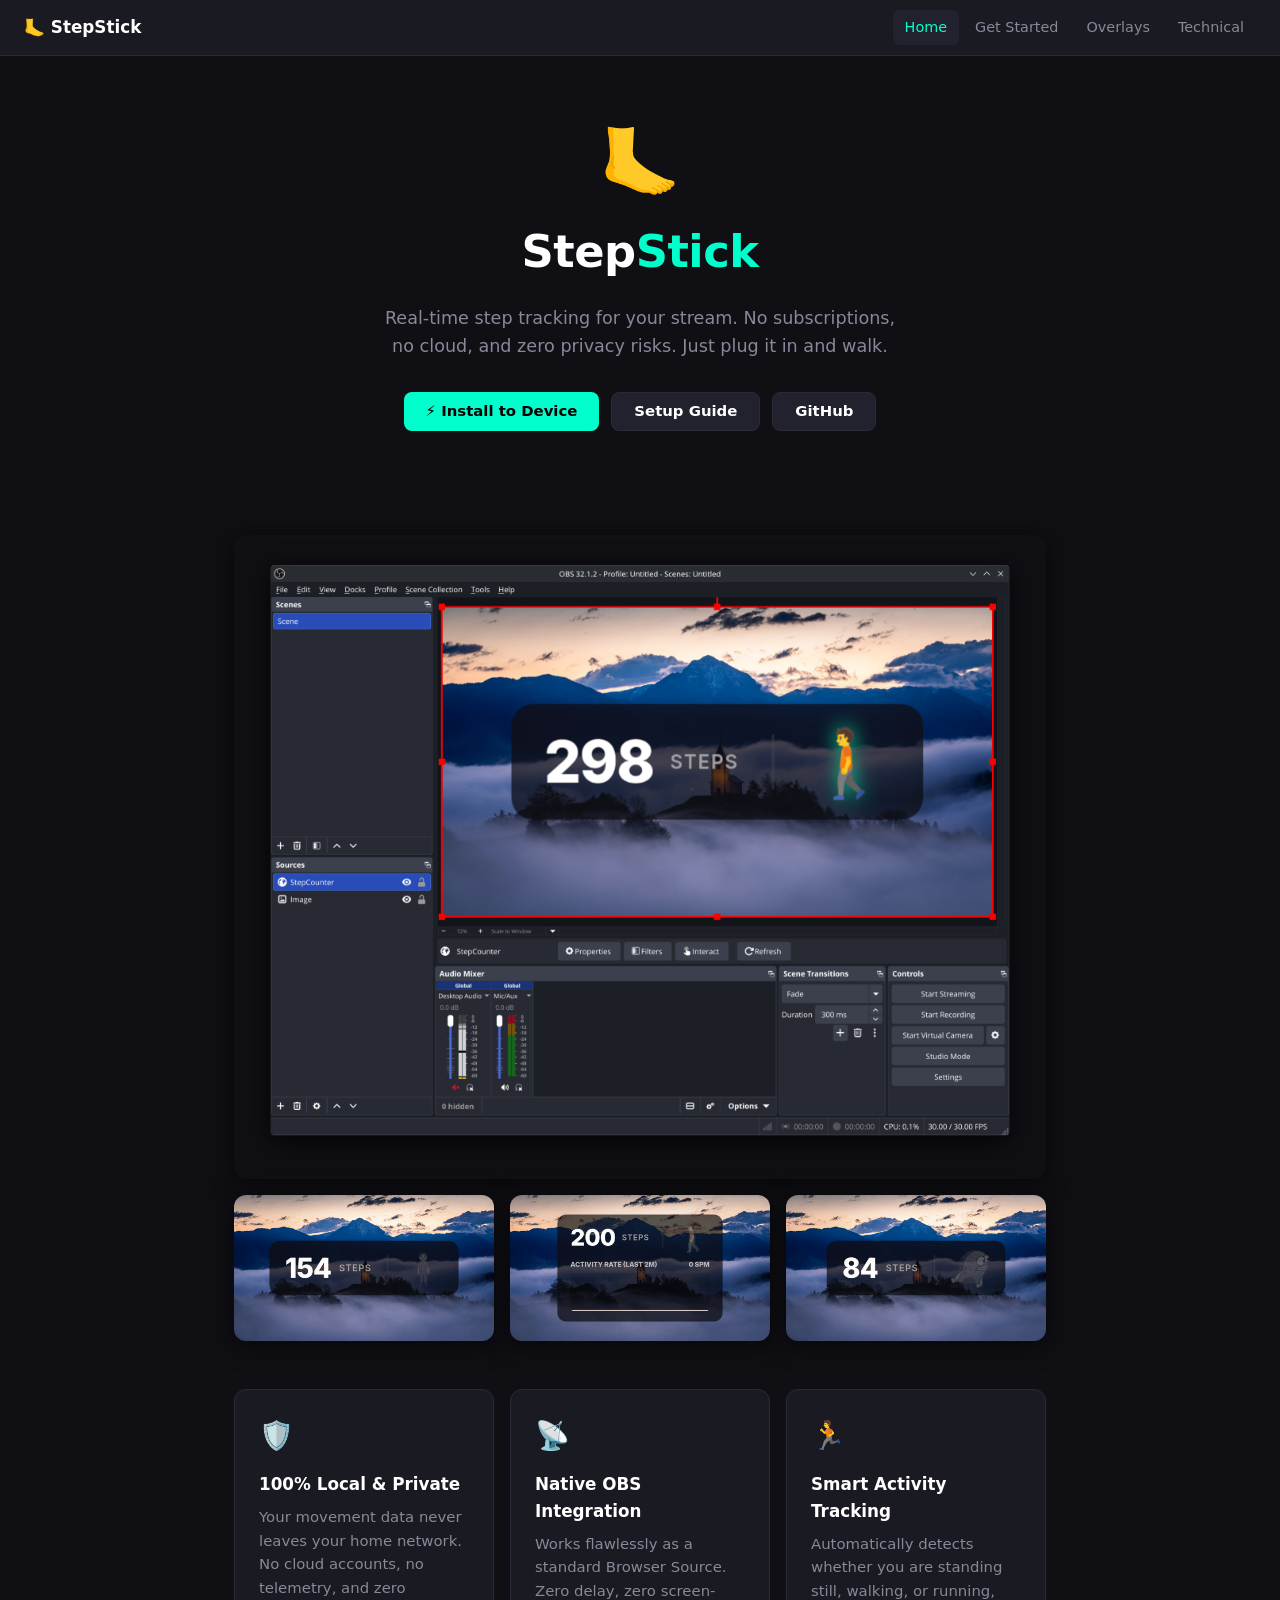
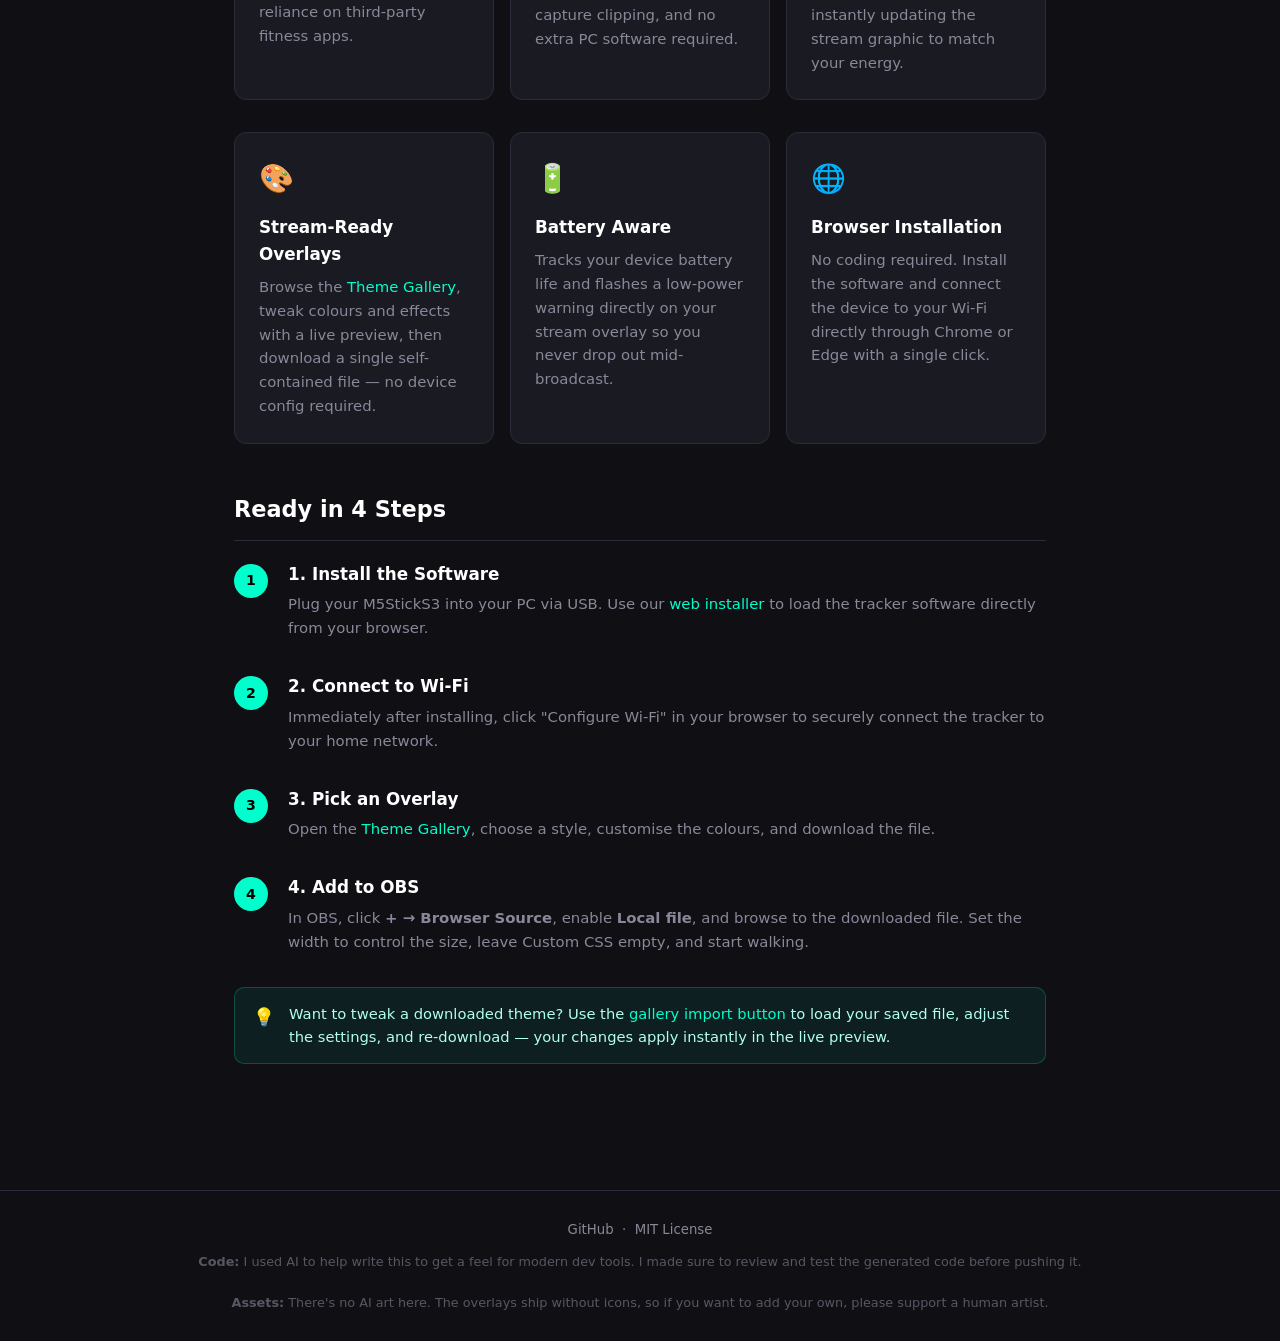
<file: docs/index.html>
<!DOCTYPE html>
<html lang="en">

<head>
  <meta charset="UTF-8">
  <meta name="viewport" content="width=device-width, initial-scale=1.0">
  <title>StepStick — Stream Pedometer</title>
  <meta name="description" content="A private, local step-counter overlay for live streamers. Plug and play with OBS.">
  <link rel="icon"
    href="data:image/svg+xml,<svg xmlns='http://www.w3.org/2000/svg' viewBox='0 0 100 100'><text y='.9em' font-size='90'>🦶</text></svg>">
  <link rel="stylesheet" href="./style.css">
</head>

<body>

  <nav>
    <a class="nav-brand" href="./index.html">🦶 StepStick</a>
    <div class="nav-links">
      <a href="./index.html" class="active">Home</a>
      <a href="./setup.html">Get Started</a>
      <a href="./gallery/">Overlays</a>
      <a href="./technical.html">Technical</a>
    </div>
  </nav>

  <div class="hero">
    <span class="hero-icon">🦶</span>
    <h1>Step<span>Stick</span></h1>
    <p>Real-time step tracking for your stream. No subscriptions, no cloud, and zero privacy risks. Just plug it in and
      walk.</p>
    <div class="btn-row">
      <a class="btn btn-primary" href="./flash.html">⚡ Install to Device</a>
      <a class="btn btn-secondary" href="./setup.html">Setup Guide</a>
      <a class="btn btn-secondary" href="https://github.com/jhlwscom/stepstick">GitHub</a>
    </div>
  </div>

  <div class="container">

    <div style="margin-bottom:48px;">
      <img src="./images/Screenshot_20260525_191421.png" alt="StepStick overlay live inside OBS" style="width:100%; border-radius:12px; box-shadow:0 4px 24px rgba(0,0,0,0.5); margin-bottom:16px; display:block;">
      <div style="display:flex; gap:16px; flex-wrap:wrap;">
        <img src="./images/standard.gif" alt="Standard mode — step counter with activity icon" style="flex:1; min-width:0; width:33%; border-radius:12px; box-shadow:0 4px 24px rgba(0,0,0,0.5);">
        <img src="./images/advanced.gif" alt="Advanced mode — step counter with activity chart" style="flex:1; min-width:0; width:33%; border-radius:12px; box-shadow:0 4px 24px rgba(0,0,0,0.5);">
        <img src="./images/custom.gif" alt="Custom icon mode — personalised emote" style="flex:1; min-width:0; width:33%; border-radius:12px; box-shadow:0 4px 24px rgba(0,0,0,0.5);">
      </div>
    </div>

    <div class="card-grid">
      <div class="card">
        <div class="card-icon">🛡️</div>
        <h2>100% Local & Private</h2>
        <p>Your movement data never leaves your home network. No cloud accounts, no telemetry, and zero reliance on
          third-party fitness apps.</p>
      </div>
      <div class="card">
        <div class="card-icon">📡</div>
        <h2>Native OBS Integration</h2>
        <p>Works flawlessly as a standard Browser Source. Zero delay, zero screen-capture clipping, and no extra PC
          software required.</p>
      </div>
      <div class="card">
        <div class="card-icon">🏃</div>
        <h2>Smart Activity Tracking</h2>
        <p>Automatically detects whether you are standing still, walking, or running, instantly updating the stream
          graphic to match your energy.</p>
      </div>
      <div class="card">
        <div class="card-icon">🎨</div>
        <h2>Stream-Ready Overlays</h2>
        <p>Browse the <a href="./gallery/">Theme Gallery</a>, tweak colours and effects with a live preview, then
          download a single self-contained file — no device config required.</p>
      </div>
      <div class="card">
        <div class="card-icon">🔋</div>
        <h2>Battery Aware</h2>
        <p>Tracks your device battery life and flashes a low-power warning directly on your stream overlay so you never
          drop out mid-broadcast.</p>
      </div>
      <div class="card">
        <div class="card-icon">🌐</div>
        <h2>Browser Installation</h2>
        <p>No coding required. Install the software and connect the device to your Wi-Fi directly through Chrome or Edge
          with a single click.</p>
      </div>
    </div>

    <h2 class="section-title">Ready in 4 Steps</h2>

    <ol class="steps">
      <li>
        <div class="step-body">
          <h3>1. Install the Software</h3>
          <p>Plug your M5StickS3 into your PC via USB. Use our <a href="./flash.html">web installer</a> to load the
            tracker software directly from your browser.</p>
        </div>
      </li>
      <li>
        <div class="step-body">
          <h3>2. Connect to Wi-Fi</h3>
          <p>Immediately after installing, click "Configure Wi-Fi" in your browser to securely connect the tracker to
            your home network.</p>
        </div>
      </li>
      <li>
        <div class="step-body">
          <h3>3. Pick an Overlay</h3>
          <p>Open the <a href="./gallery/">Theme Gallery</a>, choose a style, customise the colours, and download the
            file.</p>
        </div>
      </li>
      <li>
        <div class="step-body">
          <h3>4. Add to OBS</h3>
          <p>In OBS, click <strong>+ → Browser Source</strong>, enable <strong>Local file</strong>, and browse to the
            downloaded file. Set the width to control the size, leave Custom CSS empty, and start walking.</p>
        </div>
      </li>
    </ol>

    <div class="callout tip">
      <span class="callout-icon">💡</span>
      <span>Want to tweak a downloaded theme? Use the <a href="./gallery/">gallery import button</a> to load your saved
        file, adjust the settings, and re-download — your changes apply instantly in the live preview.</span>
    </div>

  </div>

  <footer>
    <a href="https://github.com/jhlwscom/stepstick">GitHub</a> &nbsp;·&nbsp;
    <a href="https://github.com/jhlwscom/stepstick/blob/main/LICENSE">MIT License</a>
    <p style="margin-top:0.75rem; font-size:0.8rem; opacity:0.6;">
      <strong>Code:</strong> I used AI to help write this to get a feel for modern dev tools. I made sure to review and test the generated code before pushing it.<br><br>
      <strong>Assets:</strong> There's no AI art here. The overlays ship without icons, so if you want to add your own, please support a human artist.
    </p>
  </footer>

</body>

</html>
</file>
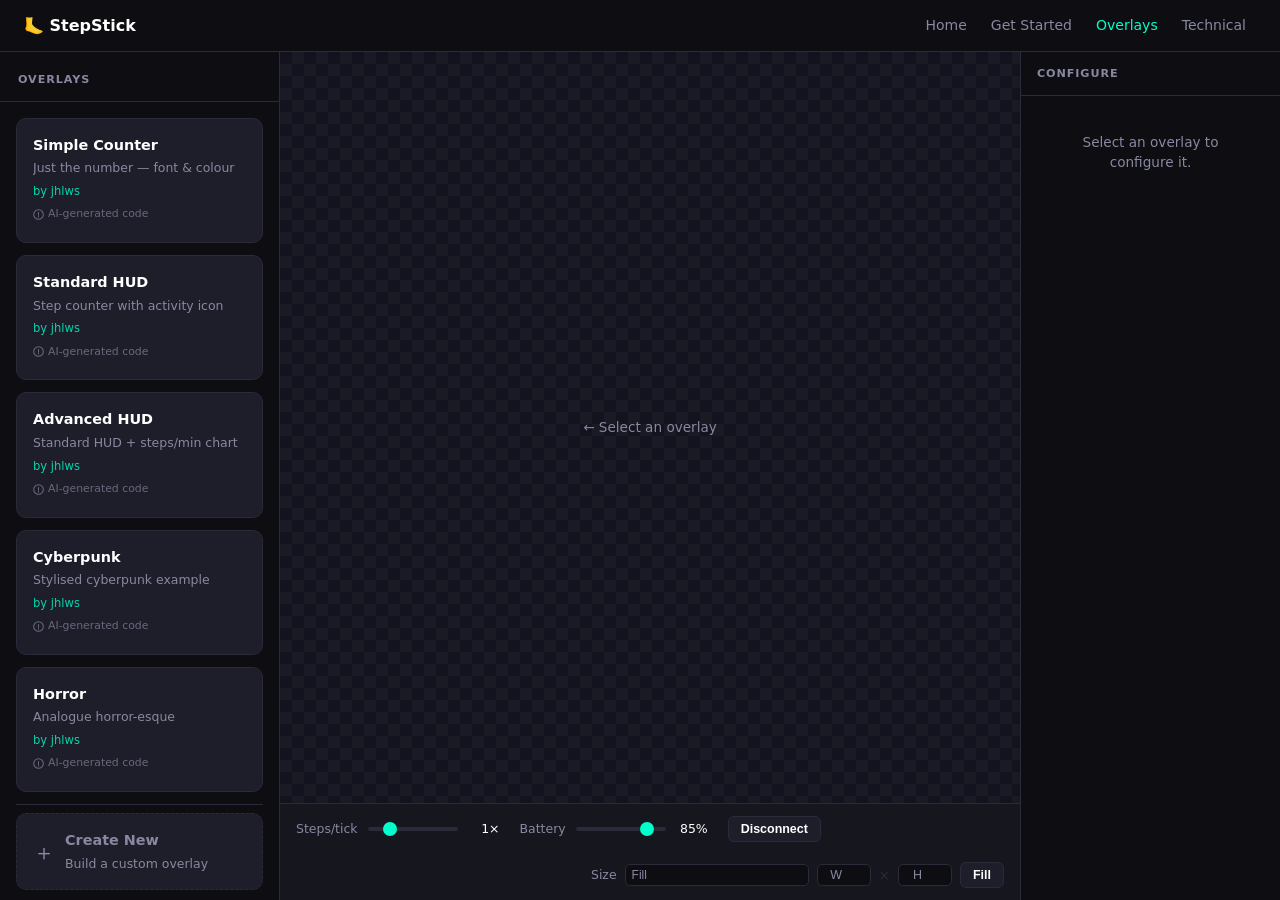
<file: docs/gallery/index.html>
<!DOCTYPE html>
<html>

<head>
  <meta charset="UTF-8">
  <meta name="viewport" content="width=device-width, initial-scale=1">
  <title>StepStick Overlay Gallery</title>
  <link rel="icon"
    href="data:image/svg+xml,<svg xmlns='http://www.w3.org/2000/svg' viewBox='0 0 100 100'><text y='.9em' font-size='90'>🦶</text></svg>">
  <style>
    :root {
      --bg: #0d0d12;
      --surface: #16161e;
      --card: #1e1e2a;
      --border: #2a2a38;
      --accent: #00ffcc;
      --danger: #ff4444;
      --text: #ffffff;
      --muted: #8888a0;
      --radius: 10px;
    }

    *,
    *::before,
    *::after {
      box-sizing: border-box;
    }

    body {
      margin: 0;
      background: var(--bg);
      color: var(--text);
      font-family: system-ui, -apple-system, sans-serif;
      font-size: 14px;
      line-height: 1.5;
      display: grid;
      grid-template-rows: auto 1fr;
      height: 100vh;
      overflow: hidden;
    }

    /* ── Header / nav ── */
    header {
      padding: 0 24px;
      border-bottom: 1px solid var(--border);
      display: flex;
      align-items: center;
      gap: 16px;
      height: 52px;
      flex-shrink: 0;
    }

    .nav-brand {
      font-weight: 700;
      font-size: 1rem;
      color: var(--text);
      text-decoration: none;
      white-space: nowrap;
    }

    .nav-links {
      display: flex;
      align-items: center;
      gap: 4px;
      margin-left: auto;
    }

    .nav-links a {
      color: var(--muted);
      text-decoration: none;
      font-size: 0.875rem;
      font-weight: 500;
      padding: 5px 10px;
      border-radius: 6px;
      transition: color 0.15s, background 0.15s;
    }

    .nav-links a:hover {
      color: var(--text);
      background: rgba(255, 255, 255, 0.05);
    }

    .nav-links a.active {
      color: var(--accent);
    }

    /* ── Main layout: sidebar | preview | config ── */
    .layout {
      display: grid;
      /* sidebar and config panel shrink a little before breaking */
      grid-template-columns: minmax(220px, 280px) 1fr minmax(220px, 260px);
      overflow: hidden;
      min-height: 0;
    }

    /* ── Overlay list sidebar ── */
    .sidebar {
      border-right: 1px solid var(--border);
      overflow-y: auto;
      padding: 0 16px 24px;
      /* top padding lives on h2 so it can stick */
      display: flex;
      flex-direction: column;
      scroll-behavior: smooth;
    }

    /* Themed scrollbar — matches dark background */
    .sidebar::-webkit-scrollbar {
      width: 4px;
    }

    .sidebar::-webkit-scrollbar-track {
      background: transparent;
    }

    .sidebar::-webkit-scrollbar-thumb {
      background: var(--border);
      border-radius: 2px;
    }

    .sidebar::-webkit-scrollbar-thumb:hover {
      background: var(--muted);
    }

    .sidebar h2 {
      position: sticky;
      top: 0;
      z-index: 1;
      background: var(--bg);
      /* bleed to sidebar edges so scrolling cards hide behind it */
      margin: 0 -16px;
      padding: 20px 18px 12px;
      font-size: 0.7rem;
      font-weight: 700;
      text-transform: uppercase;
      letter-spacing: 0.08em;
      color: var(--muted);
      border-bottom: 1px solid var(--border);
      margin-bottom: 16px;
    }

    .overlay-card {
      background: var(--card);
      border: 1px solid var(--border);
      border-radius: var(--radius);
      padding: 16px;
      cursor: pointer;
      transition: border-color 0.15s, background 0.15s;
    }

    .overlay-card:hover {
      border-color: #444;
      background: #232332;
    }

    .overlay-card.active {
      border-color: var(--accent);
      background: rgba(0, 255, 204, 0.05);
    }

    #overlay-list {
      display: flex;
      flex-direction: column;
      gap: 12px;
      padding-bottom: 4px;
    }

    .overlay-card .name {
      font-weight: 600;
      font-size: 0.9rem;
    }

    .overlay-card .desc {
      color: var(--muted);
      font-size: 0.78rem;
      margin-top: 3px;
      white-space: nowrap;
      overflow: hidden;
      text-overflow: ellipsis;
    }

    .overlay-card .author {
      font-size: 0.72rem;
      color: var(--accent);
      margin-top: 5px;
      opacity: 0.8;
    }

    .overlay-card .ai-badge {
      display: inline-flex;
      align-items: center;
      gap: 4px;
      margin-top: 6px;
      font-size: 0.68rem;
      color: var(--muted);
      opacity: 0.7;
    }

    .overlay-card .ai-badge svg {
      flex-shrink: 0;
    }

    #overlay-credit {
      padding: 10px 16px;
      border-bottom: 1px solid var(--border);
      font-size: 0.78rem;
      color: var(--muted);
      display: none;
    }

    #overlay-credit a {
      color: var(--accent);
      text-decoration: none;
    }

    #overlay-credit a:hover {
      text-decoration: underline;
    }

    /* ── Preview panel ── */
    .preview-panel {
      display: flex;
      flex-direction: column;
      overflow: hidden;
    }

    .preview-area {
      flex: 1;
      background: repeating-conic-gradient(#1a1a24 0% 25%, #131320 0% 50%) 0 0 / 24px 24px;
      overflow: auto;
      display: flex;
      align-items: stretch;
      justify-content: stretch;
      min-height: 0;
      position: relative;
    }

    .preview-area iframe {
      border: none;
      display: block;
      flex-shrink: 0;
      /* default fill mode: override by applySize() */
      width: 100%;
      height: 100%;
    }

    /* fixed-size mode: centre the iframe; transform: scale() keeps it in view */
    .preview-area.sized {
      align-items: center;
      justify-content: center;
      overflow: hidden;
    }

    .preview-area.sized iframe {
      box-shadow: 0 0 0 1px rgba(255, 255, 255, 0.12), 0 8px 32px rgba(0, 0, 0, 0.5);
    }

    .preview-loading {
      position: absolute;
      inset: 0;
      display: flex;
      align-items: center;
      justify-content: center;
      color: var(--muted);
      font-size: 0.85rem;
      pointer-events: none;
    }

    /* ── Remote controls ── */
    .remote-controls {
      border-top: 1px solid var(--border);
      padding: 12px 16px;
      display: flex;
      gap: 20px;
      align-items: center;
      flex-wrap: wrap;
      background: var(--surface);
    }

    .remote-controls .ctrl-group {
      display: flex;
      align-items: center;
      gap: 8px;
    }

    .remote-controls label {
      font-size: 0.78rem;
      color: var(--muted);
      white-space: nowrap;
    }

    input[type="range"] {
      -webkit-appearance: none;
      width: 90px;
      height: 4px;
      background: var(--border);
      border-radius: 2px;
      outline: none;
    }

    input[type="range"]::-webkit-slider-thumb {
      -webkit-appearance: none;
      width: 14px;
      height: 14px;
      border-radius: 50%;
      background: var(--accent);
      cursor: pointer;
    }

    .ctrl-val {
      font-size: 0.78rem;
      color: var(--text);
      min-width: 32px;
      text-align: right;
    }

    .ctrl-num {
      width: 54px;
      padding: 3px 6px;
      background: var(--bg);
      border: 1px solid var(--border);
      color: var(--text);
      border-radius: 5px;
      font-size: 0.78rem;
      outline: none;
      text-align: center;
    }

    .ctrl-num:focus {
      border-color: var(--accent);
    }

    .ctrl-num::placeholder {
      color: var(--muted);
    }

    .ctrl-sep {
      color: var(--border);
      font-size: 0.85rem;
      user-select: none;
    }

    .size-presets {
      background: var(--bg);
      border: 1px solid var(--border);
      color: var(--muted);
      border-radius: 5px;
      font-size: 0.75rem;
      padding: 3px 20px 3px 6px;
      outline: none;
      -webkit-appearance: none;
      appearance: none;
      cursor: pointer;
    }

    .size-presets:focus {
      border-color: var(--accent);
    }

    .btn-sm {
      background: var(--card);
      border: 1px solid var(--border);
      color: var(--text);
      padding: 5px 12px;
      border-radius: 6px;
      cursor: pointer;
      font-size: 0.78rem;
      font-weight: 600;
      transition: 0.15s;
      white-space: nowrap;
    }

    .btn-sm:hover {
      background: #2a2a38;
    }

    .btn-sm.danger {
      color: var(--danger);
      border-color: rgba(255, 68, 68, 0.3);
    }

    .btn-sm.danger:hover {
      background: rgba(255, 68, 68, 0.1);
    }

    .btn-sm.accent {
      background: var(--accent);
      color: #000;
      border-color: transparent;
    }

    .btn-sm.accent:hover {
      background: #00e6b8;
    }

    /* ── Config panel ── */
    .config-panel {
      border-left: 1px solid var(--border);
      display: flex;
      flex-direction: column;
      overflow: hidden;
    }

    .config-panel .panel-head {
      padding: 14px 16px 12px;
      border-bottom: 1px solid var(--border);
      font-size: 0.7rem;
      font-weight: 700;
      text-transform: uppercase;
      letter-spacing: 0.08em;
      color: var(--muted);
    }

    .config-scroll {
      flex: 1;
      overflow-y: auto;
      padding: 12px 16px;
    }

    .form-row {
      display: flex;
      justify-content: space-between;
      align-items: center;
      padding: 9px 0;
      border-bottom: 1px solid rgba(255, 255, 255, 0.04);
    }

    .form-row:last-child {
      border-bottom: none;
    }

    .form-row label {
      font-size: 0.85rem;
      color: var(--text);
    }

    .config-scroll select {
      width: 100%;
      padding: 5px 28px 5px 8px;
      background: var(--bg) url("data:image/svg+xml,%3Csvg xmlns='http://www.w3.org/2000/svg' width='10' height='6' viewBox='0 0 10 6'%3E%3Cpath d='M1 1l4 4 4-4' stroke='%238888a0' stroke-width='1.5' fill='none' stroke-linecap='round'/%3E%3C/svg%3E") no-repeat right 8px center;
      border: 1px solid var(--border);
      color: var(--text);
      border-radius: 6px;
      font-size: 0.82rem;
      outline: none;
      -webkit-appearance: none;
      appearance: none;
      cursor: pointer;
    }

    .config-scroll select:focus {
      border-color: var(--accent);
    }

    input[type="color"] {
      -webkit-appearance: none;
      width: 32px;
      height: 32px;
      border-radius: 50%;
      border: 2px solid var(--border);
      padding: 0;
      overflow: hidden;
      cursor: pointer;
      background: none;
      flex-shrink: 0;
      transition: border-color 0.15s;
    }

    input[type="color"]:hover {
      border-color: var(--accent);
    }

    input[type="color"]::-webkit-color-swatch-wrapper {
      padding: 0;
    }

    input[type="color"]::-webkit-color-swatch {
      border: none;
      border-radius: 50%;
    }

    /* Toggle switch */
    .switch {
      position: relative;
      display: inline-block;
      width: 38px;
      height: 22px;
      flex-shrink: 0;
    }

    .switch input {
      opacity: 0;
      width: 0;
      height: 0;
    }

    .slider {
      position: absolute;
      cursor: pointer;
      inset: 0;
      background: var(--card);
      border: 1px solid var(--border);
      border-radius: 22px;
      transition: 0.25s;
    }

    .slider::before {
      content: '';
      position: absolute;
      height: 16px;
      width: 16px;
      left: 2px;
      bottom: 2px;
      background: var(--muted);
      border-radius: 50%;
      transition: 0.25s;
    }

    input:checked+.slider {
      background: var(--accent);
      border-color: var(--accent);
    }

    input:checked+.slider::before {
      transform: translateX(16px);
      background: #000;
    }

    /* Panel actions */
    .panel-actions {
      padding: 12px 16px;
      border-top: 1px solid var(--border);
      display: flex;
      flex-direction: column;
      gap: 8px;
    }

    .btn-full {
      width: 100%;
      padding: 10px;
      border-radius: 8px;
      font-size: 0.85rem;
      font-weight: 600;
      cursor: pointer;
      transition: 0.15s;
      border: 1px solid var(--border);
    }

    .btn-download {
      background: var(--accent);
      color: #000;
      border-color: transparent;
    }

    .btn-download:hover {
      background: #00e6b8;
    }

    .btn-import {
      background: var(--card);
      color: var(--text);
    }

    .btn-import:hover {
      background: #2a2a38;
    }

    #file-input {
      display: none;
    }

    .no-overlay {
      flex: 1;
      display: flex;
      align-items: center;
      justify-content: center;
      color: var(--muted);
      font-size: 0.85rem;
      padding: 24px;
      text-align: center;
    }

    /* ── Medium: drop config panel below preview, sidebar stays left ── */
    @media (max-width: 900px) {
      .layout {
        grid-template-columns: minmax(200px, 260px) 1fr;
        grid-template-rows: 1fr auto;
      }

      .config-panel {
        grid-column: 1 / -1;
        border-left: none;
        border-top: 1px solid var(--border);
        max-height: 280px;
        flex-direction: row;
        /* head | scroll | actions side by side */
      }

      .config-panel .panel-head {
        writing-mode: vertical-lr;
        transform: rotate(180deg);
        border-bottom: none;
        border-right: 1px solid var(--border);
        padding: 16px 10px;
        font-size: 0.65rem;
      }

      #overlay-credit {
        writing-mode: vertical-lr;
        transform: rotate(180deg);
        border-bottom: none;
        border-right: 1px solid var(--border);
        padding: 10px 8px;
      }

      .config-scroll {
        flex: 1;
        overflow-x: auto;
        overflow-y: hidden;
        display: flex;
        flex-direction: row;
        gap: 0;
        padding: 10px 12px;
      }

      .form-row {
        flex-direction: column;
        border-bottom: none;
        border-right: 1px solid rgba(255, 255, 255, 0.04);
        padding: 0 12px 0 0;
        min-width: 120px;
        gap: 8px;
      }

      .panel-actions {
        flex-direction: column;
        border-top: none;
        border-left: 1px solid var(--border);
        padding: 12px 10px;
        min-width: 140px;
      }
    }

    /* ── Narrow: everything stacks, sidebar becomes a horizontal card strip ── */
    @media (max-width: 600px) {
      .layout {
        grid-template-columns: 1fr;
        grid-template-rows: auto 1fr auto;
      }

      .sidebar {
        flex-direction: column;
        border-right: none;
        border-bottom: 1px solid var(--border);
        overflow-y: hidden;
        overflow-x: auto;
        height: auto;
        padding: 0 12px 12px;
      }

      .sidebar h2 {
        margin: 0 -12px;
        padding: 12px 14px 8px;
      }

      #overlay-list {
        flex-direction: row;
        gap: 8px;
        padding-bottom: 0;
      }

      .overlay-card {
        padding: 10px 14px;
        flex-shrink: 0;
      }

      .overlay-card .desc,
      .overlay-card .author {
        display: none;
      }

      .config-panel {
        grid-column: 1;
        writing-mode: unset;
        flex-direction: column;
        max-height: 260px;
      }

      .config-panel .panel-head {
        writing-mode: unset;
        transform: none;
        border-right: none;
        border-bottom: 1px solid var(--border);
        padding: 12px 16px;
      }

      #overlay-credit {
        writing-mode: unset;
        transform: none;
        border-right: none;
        border-bottom: 1px solid var(--border);
      }

      .config-scroll {
        flex-direction: column;
        overflow-x: hidden;
        overflow-y: auto;
      }

      .form-row {
        flex-direction: row;
        border-right: none;
        border-bottom: 1px solid rgba(255, 255, 255, 0.04);
        padding: 9px 0;
        min-width: unset;
      }

      .panel-actions {
        border-left: none;
        border-top: 1px solid var(--border);
        flex-direction: column;
      }
    }

    /* ── 7TV Emote Picker ── */
    #picker-backdrop {
      display: none;
      position: fixed;
      inset: 0;
      z-index: 500;
      background: rgba(0, 0, 0, 0.65);
      align-items: center;
      justify-content: center;
    }

    #picker-backdrop.open {
      display: flex;
    }

    #picker-box {
      background: var(--card);
      border: 1px solid var(--border);
      border-radius: 12px;
      width: 400px;
      max-width: 92vw;
      max-height: 80vh;
      display: flex;
      flex-direction: column;
      overflow: hidden;
      box-shadow: 0 16px 48px rgba(0, 0, 0, 0.6);
    }

    #picker-head {
      padding: 12px 14px;
      border-bottom: 1px solid var(--border);
      display: flex;
      align-items: center;
      gap: 10px;
    }

    #picker-head span {
      font-weight: 600;
      font-size: 0.88rem;
      white-space: nowrap;
    }

    #picker-search {
      flex: 1;
      padding: 5px 10px;
      background: var(--bg);
      border: 1px solid var(--border);
      color: var(--text);
      border-radius: 6px;
      font-size: 0.82rem;
      outline: none;
    }

    #picker-search:focus {
      border-color: var(--accent);
    }

    #picker-close {
      background: none;
      border: none;
      color: var(--muted);
      cursor: pointer;
      font-size: 1rem;
      line-height: 1;
      padding: 2px 4px;
    }

    #picker-close:hover {
      color: var(--text);
    }

    #picker-grid {
      display: grid;
      grid-template-columns: repeat(6, 1fr);
      gap: 6px;
      overflow-y: auto;
      padding: 12px;
      flex: 1;
      min-height: 180px;
    }

    #picker-status {
      grid-column: 1 / -1;
      color: var(--muted);
      font-size: 0.82rem;
      text-align: center;
      padding: 24px 0;
    }

    .picker-emote {
      aspect-ratio: 1;
      background: var(--bg);
      border: 1px solid var(--border);
      border-radius: 6px;
      cursor: pointer;
      padding: 4px;
      display: flex;
      align-items: center;
      justify-content: center;
      overflow: hidden;
      transition: border-color 0.12s, background 0.12s;
    }

    .picker-emote:hover {
      border-color: var(--accent);
      background: rgba(0, 255, 204, 0.05);
    }

    .picker-emote img {
      width: 100%;
      height: 100%;
      object-fit: contain;
      display: block;
    }

    .icon-field-row {
      display: flex;
      gap: 6px;
      align-items: center;
    }

    .icon-field-row input {
      flex: 1;
    }

    .btn-7tv {
      background: #5c3dc7;
      color: #fff;
      border: none;
      padding: 4px 8px;
      border-radius: 5px;
      font-size: 0.72rem;
      font-weight: 700;
      cursor: pointer;
      white-space: nowrap;
      flex-shrink: 0;
      transition: background 0.15s;
    }

    .btn-7tv:hover {
      background: #7152d4;
    }

    /* ── Create New card ─────────────────────────────────────────────────── */
    .overlay-card.create-new {
      border-style: dashed;
      display: flex;
      align-items: center;
      gap: 10px;
    }

    .overlay-card.create-new .name {
      color: var(--muted);
      transition: color 0.15s;
    }

    .overlay-card.create-new:hover .name,
    .overlay-card.create-new.active .name {
      color: var(--accent);
    }

    .overlay-card.create-new.active {
      border-color: var(--accent);
      border-style: dashed;
      background: rgba(0, 255, 204, 0.04);
    }

    .create-new-plus {
      font-size: 1.4rem;
      line-height: 1;
      flex-shrink: 0;
      color: var(--muted);
      transition: color 0.15s;
    }

    .overlay-card.create-new:hover .create-new-plus,
    .overlay-card.create-new.active .create-new-plus {
      color: var(--accent);
    }

    .sidebar-divider {
      border: none;
      border-top: 1px solid var(--border);
      margin: 8px 0;
    }

    /* ── Editor panel layout ─────────────────────────────────────────────── */
    .editor-panel {
      border-left: 1px solid var(--border);
      display: none;
      flex-direction: column;
      overflow: hidden;
    }

    .layout.editor-mode {
      grid-template-columns: minmax(220px, 280px) 1fr minmax(320px, 480px);
    }

    .layout.editor-mode .config-panel {
      display: none;
    }

    .layout.editor-mode .editor-panel {
      display: flex;
    }

    /* Editor / Configure tabs */
    .editor-tabs {
      display: flex;
      border-bottom: 1px solid var(--border);
      padding: 0 8px;
      gap: 2px;
      flex-shrink: 0;
    }

    .editor-tab {
      background: none;
      border: none;
      color: var(--muted);
      font-size: 0.78rem;
      font-weight: 600;
      padding: 9px 12px 8px;
      cursor: pointer;
      border-bottom: 2px solid transparent;
      margin-bottom: -1px;
      transition: color 0.15s, border-color 0.15s;
      letter-spacing: 0.02em;
    }

    .editor-tab:hover {
      color: var(--text);
    }

    .editor-tab.active {
      color: var(--accent);
      border-bottom-color: var(--accent);
    }

    /* Content panes */
    .editor-pane {
      flex: 1;
      min-height: 0;
      display: flex;
      flex-direction: column;
      overflow: hidden;
    }

    #monaco-host {
      flex: 1;
      min-height: 0;
    }

    #editor-config-scroll {
      flex: 1;
      overflow-y: auto;
      padding: 12px 16px;
    }

    #editor-config-scroll .no-overlay {
      padding: 24px 0;
    }

    /* Inline notice (shown after Submit click) */
    #editor-notice {
      padding: 10px 14px;
      background: rgba(0, 255, 204, 0.06);
      border-top: 1px solid rgba(0, 255, 204, 0.18);
      font-size: 0.78rem;
      color: var(--text);
      line-height: 1.55;
      display: flex;
      align-items: flex-start;
      gap: 8px;
      flex-shrink: 0;
    }

    #editor-notice-text {
      margin: 0;
      flex: 1;
    }

    #editor-notice-close {
      background: none;
      border: none;
      color: var(--muted);
      cursor: pointer;
      font-size: 0.9rem;
      line-height: 1;
      padding: 0;
      flex-shrink: 0;
      margin-top: 1px;
    }

    #editor-notice-close:hover {
      color: var(--text);
    }

    /* ── Responsive: editor panel at medium width ────────────────────────── */
    @media (max-width: 900px) {
      .layout.editor-mode {
        grid-template-columns: minmax(200px, 260px) 1fr;
        grid-template-rows: 1fr auto;
      }

      .layout.editor-mode .editor-panel {
        grid-column: 1 / -1;
        border-left: none;
        border-top: 1px solid var(--border);
        max-height: 300px;
      }
    }

    @media (max-width: 600px) {
      .layout.editor-mode .editor-panel {
        grid-column: 1;
        max-height: 260px;
      }
    }
  </style>
</head>

<body>

  <header>
    <a class="nav-brand" href="../index.html">🦶 StepStick</a>
    <nav class="nav-links">
      <a href="../index.html">Home</a>
      <a href="../setup.html">Get Started</a>
      <a href="./index.html" class="active">Overlays</a>
      <a href="../technical.html">Technical</a>
    </nav>
  </header>

  <div class="layout">

    <!-- ── Theme list ── -->
    <div class="sidebar">
      <h2>Overlays</h2>
      <div id="overlay-list"></div>
      <hr class="sidebar-divider">
      <div class="overlay-card create-new" id="create-new-card">
        <span class="create-new-plus">＋</span>
        <div>
          <div class="name">Create New</div>
          <div class="desc">Build a custom overlay</div>
        </div>
      </div>
    </div>

    <!-- ── Preview + remote controls ── -->
    <div class="preview-panel">
      <div class="preview-area" id="preview-area">
        <div class="preview-loading" id="preview-loading">← Select an overlay</div>
        <iframe id="preview-frame" style="display:none"></iframe>
      </div>
      <div class="remote-controls">
        <div class="ctrl-group">
          <label>Steps/tick</label>
          <input type="range" id="speed-slider" min="0" max="5" step="0.25" value="1">
          <span class="ctrl-val" id="speed-val">1×</span>
        </div>
        <div class="ctrl-group">
          <label>Battery</label>
          <input type="range" id="battery-slider" min="0" max="100" step="5" value="85">
          <span class="ctrl-val" id="battery-val">85%</span>
        </div>
        <div class="ctrl-group">
          <button class="btn-sm" id="network-btn">Disconnect</button>
        </div>
        <div class="ctrl-group" style="margin-left:auto">
          <label>Size</label>
          <select class="size-presets" id="size-preset">
            <option value="">Fill</option>
            <option value="200x100">200 × 100 — Simple</option>
            <option value="400x150">400 × 150 — Standard HUD</option>
            <option value="450x300">450 × 300 — Advanced HUD</option>
            <option value="manual">Manual</option>
          </select>
          <input class="ctrl-num" type="number" id="size-w" min="50" max="3840" placeholder="W">
          <span class="ctrl-sep">×</span>
          <input class="ctrl-num" type="number" id="size-h" min="30" max="2160" placeholder="H">
          <button class="btn-sm" id="size-fill">Fill</button>
        </div>
      </div>
    </div>

    <!-- ── Config panel ── -->
    <div class="config-panel">
      <div class="panel-head">Configure</div>
      <div id="overlay-credit"></div>
      <div class="config-scroll" id="config-scroll">
        <div class="no-overlay" id="no-overlay-msg">Select an overlay to configure it.</div>
      </div>
      <div class="panel-actions" id="panel-actions" style="display:none">
        <button class="btn-full btn-download" id="btn-download">⬇ Download Overlay</button>
        <button class="btn-full btn-import" id="btn-import">↑ Import Saved Overlay</button>
        <input type="file" id="file-input" accept=".html">
      </div>
    </div>

    <!-- ── Editor panel (shown in editor mode, replaces config panel) ── -->
    <div class="editor-panel" id="editor-panel">
      <div class="editor-tabs">
        <button class="editor-tab active" data-tab="code">Editor</button>
        <button class="editor-tab" data-tab="config">Configure</button>
      </div>
      <div class="editor-pane" id="pane-code">
        <div id="monaco-host"></div>
      </div>
      <div class="editor-pane" id="pane-config" style="display:none">
        <div class="config-scroll" id="editor-config-scroll">
          <div class="no-overlay" id="editor-no-schema">Edit the <code
              style="font-size:0.85em;opacity:0.8">stepstick-schema</code> block to add config options here.</div>
        </div>
      </div>
      <div id="editor-notice" style="display:none">
        <div id="editor-notice-text"></div>
        <button id="editor-notice-close" title="Dismiss">✕</button>
      </div>
      <div class="panel-actions">
        <button class="btn-full btn-download" id="btn-editor-download">⬇ Download Overlay</button>
        <button class="btn-full btn-import" id="btn-editor-submit">Submit to Gallery →</button>
      </div>
    </div>

  </div>

  <div id="picker-backdrop">
    <div id="picker-box">
      <div id="picker-head">
        <span>7TV Emotes</span>
        <input type="text" id="picker-search" placeholder="Search emotes…" autocomplete="off">
        <button id="picker-close" title="Close">✕</button>
      </div>
      <div id="picker-grid">
        <div id="picker-status">Search for an emote above</div>
      </div>
    </div>
  </div>

  <script>
    // ── Google Fonts catalogue (curated for stream overlays) ─────────────────
    var GOOGLE_FONTS = [
      { group: 'Display', fonts: ['Bebas Neue', 'Anton', 'Oswald', 'Black Han Sans', 'Barlow Condensed', 'Righteous', 'Russo One'] },
      { group: 'Modern', fonts: ['Inter', 'Montserrat', 'Poppins', 'Raleway', 'Exo 2', 'Orbitron', 'Rajdhani', 'Titillium Web', 'Oxanium'] },
      { group: 'Clean', fonts: ['Roboto', 'Open Sans', 'Lato', 'Ubuntu', 'Nunito', 'Quicksand', 'Rubik', 'Work Sans', 'DM Sans'] },
      { group: 'Gaming', fonts: ['Press Start 2P', 'VT323', 'Silkscreen', 'Share Tech Mono'] },
      { group: 'Creative', fonts: ['Pacifico', 'Lobster', 'Permanent Marker', 'Kaushan Script', 'Boogaloo'] },
    ];

    // ── Overlay list — driven by overlays/manifest.json ──────────────────────

    // ── State ─────────────────────────────────────────────────────────────────
    var currentOverlay = null; // { id, name, desc }
    var currentSchema = [];
    var currentConfig = {};
    var currentHtml = '';   // raw overlay HTML text (used for export)
    var networkConn = true;
    var iframeReady = false;

    // ── DOM refs ──────────────────────────────────────────────────────────────
    var frame = document.getElementById('preview-frame');
    var frameLoading = document.getElementById('preview-loading');
    var configScroll = document.getElementById('config-scroll');
    var noOverlayMsg = document.getElementById('no-overlay-msg');
    var panelActions = document.getElementById('panel-actions');

    // ── Build overlay list ────────────────────────────────────────────────────
    var listEl = document.getElementById('overlay-list');

    function addOverlayCard(ovl) {
      var card = document.createElement('div');
      card.className = 'overlay-card';
      card.dataset.id = ovl.id;
      var aiBadge = ovl.aiGenerated
        ? '<div class="ai-badge">' +
            '<svg width="11" height="11" viewBox="0 0 16 16" fill="none" xmlns="http://www.w3.org/2000/svg">' +
              '<circle cx="8" cy="8" r="7" stroke="currentColor" stroke-width="1.5"/>' +
              '<path d="M8 5v4M8 11v.5" stroke="currentColor" stroke-width="1.5" stroke-linecap="round"/>' +
            '</svg>' +
            'AI-generated code' +
          '</div>'
        : '';
      card.innerHTML =
        '<div class="name">' + esc(ovl.name) + '</div>' +
        '<div class="desc">' + esc(ovl.desc || '') + '</div>' +
        (ovl.author ? '<div class="author">by ' + esc(ovl.author) + '</div>' : '') +
        aiBadge;
      card.addEventListener('click', function () { selectOverlay(ovl); });
      listEl.appendChild(card);
    }

    listEl.innerHTML = '<div style="color:var(--muted);font-size:0.8rem;padding:8px 4px;opacity:0.6">Loading…</div>';
    fetch('overlays/manifest.json')
      .then(function (r) { return r.json(); })
      .then(function (overlays) {
        listEl.innerHTML = '';
        overlays.forEach(addOverlayCard);
      })
      .catch(function () {
        listEl.innerHTML = '<div style="color:var(--danger);font-size:0.8rem;padding:8px 4px">Could not load overlay list.</div>';
      });

    // ── Select & load an overlay ──────────────────────────────────────────────
    function selectOverlay(ovl) {
      if (currentOverlay && currentOverlay.id === ovl.id && !editorMode) return;
      maybeExitEditorMode();
      currentOverlay = ovl;
      currentConfig = {};
      iframeReady = false;

      // Update active card
      document.querySelectorAll('.overlay-card').forEach(function (c) {
        c.classList.toggle('active', c.dataset.id === ovl.id);
      });

      // Load overlay HTML as text, parse schema, then load iframe
      var url = 'overlays/' + ovl.id + '.html';
      fetch(url).then(function (r) { return r.text(); }).then(function (html) {
        currentHtml = html;

        // Parse schema and meta from the raw HTML text using DOMParser (safe — no eval)
        var doc = new DOMParser().parseFromString(html, 'text/html');
        var schemaEl = doc.getElementById('stepstick-schema');
        var metaEl = doc.getElementById('stepstick-meta');
        try {
          currentSchema = JSON.parse(schemaEl ? schemaEl.textContent : '[]');
        } catch (_) {
          currentSchema = [];
        }

        var meta = {};
        try { meta = JSON.parse(metaEl ? metaEl.textContent : '{}'); } catch (_) { }

        // Show author credit
        var creditEl = document.getElementById('overlay-credit');
        if (meta.author) {
          creditEl.style.display = '';
          creditEl.innerHTML = 'by ' + (meta.authorUrl
            ? '<a href="' + esc(meta.authorUrl) + '" target="_blank" rel="noopener">' + esc(meta.author) + '</a>'
            : esc(meta.author));
        } else {
          creditEl.style.display = 'none';
          creditEl.innerHTML = '';
        }

        // Seed config with schema defaults
        currentSchema.forEach(function (field) {
          currentConfig[field.key] = field.default;
        });

        buildForm();
        panelActions.style.display = '';
        noOverlayMsg.style.display = 'none';

        // Build preview HTML for srcdoc:
        //   1. <base> so Google Fonts / relative URLs resolve from the overlays folder
        //   2. __STEPSTICK_DEMO__ flag — srcdoc has no URL params, so we inject it
        //   3. Swap GitHub Pages src for the locally-served docs/stepstick.js
        var overlayBase = new URL('overlays/', window.location.href).href;
        var previewHtml = html
          .replace('<head>', '<head><base href="' + overlayBase + '">')
          .replace('<script', '<script>window.__STEPSTICK_DEMO__=true;<' + '/script>\n  <script')
          .replace('src="https://jhlwscom.github.io/stepstick/stepstick.js"', 'src="../../stepstick.js"');

        frameLoading.style.display = '';
        frame.style.display = 'none';
        frame.srcdoc = previewHtml;
        frame.onload = function () {
          iframeReady = true;
          frame.style.display = 'block';
          frameLoading.style.display = 'none';
          applySize();
          sendBatchUpdate();
          syncRemoteControls();
        };
      }).catch(function (err) {
        console.error('Failed to load overlay:', err);
      });
    }

    // ── Dynamic config form ───────────────────────────────────────────────────
    function buildForm(targetEl) {
      targetEl = targetEl || configScroll;
      targetEl.innerHTML = '';
      currentSchema.forEach(function (field) {
        var val = currentConfig[field.key];
        if (val === undefined) val = field.default;

        var row = document.createElement('div');
        row.className = 'form-row';

        if (field.type === 'color') {
          row.innerHTML =
            '<label>' + esc(field.label) + '</label>' +
            '<input type="color" data-key="' + esc(field.key) + '" value="' + esc(String(val)) + '">';
        } else if (field.type === 'checkbox') {
          row.innerHTML =
            '<label>' + esc(field.label) + '</label>' +
            '<label class="switch">' +
            '<input type="checkbox" data-key="' + esc(field.key) + '"' + (val ? ' checked' : '') + '>' +
            '<span class="slider"></span>' +
            '</label>';
        } else if (field.type === 'text') {
          row.style.flexDirection = 'column';
          row.style.alignItems = 'stretch';
          row.style.gap = '5px';
          row.innerHTML =
            '<label>' + esc(field.label) + '</label>' +
            '<input type="text" data-key="' + esc(field.key) + '" value="' + esc(String(val)) + '" ' +
            'placeholder="' + esc(String(field.default || '')) + '" ' +
            'style="padding:5px 8px;background:var(--bg);border:1px solid var(--border);color:var(--text);border-radius:6px;font-size:0.82rem;outline:none;width:100%">';
        } else if (field.type === 'icon') {
          row.style.flexDirection = 'column';
          row.style.alignItems = 'stretch';
          row.style.gap = '5px';
          row.innerHTML =
            '<label>' + esc(field.label) + '</label>' +
            '<div class="icon-field-row">' +
            '<input type="text" data-key="' + esc(field.key) + '" value="' + esc(String(val)) + '" ' +
            'placeholder="emoji or image URL" ' +
            'style="padding:5px 8px;background:var(--bg);border:1px solid var(--border);color:var(--text);border-radius:6px;font-size:0.82rem;outline:none">' +
            '<button class="btn-7tv" data-picker-key="' + esc(field.key) + '">7TV</button>' +
            '</div>';
          row.querySelector('.btn-7tv').addEventListener('click', function () {
            openPicker(this.dataset.pickerKey);
          });
        } else if (field.type === 'font') {
          row.style.flexDirection = 'column';
          row.style.alignItems = 'stretch';
          row.style.gap = '5px';
          var opts = '';
          GOOGLE_FONTS.forEach(function (grp) {
            opts += '<optgroup label="' + esc(grp.group) + '">';
            grp.fonts.forEach(function (name) {
              opts += '<option value="' + esc(name) + '"' + (val === name ? ' selected' : '') + '>' + esc(name) + '</option>';
            });
            opts += '</optgroup>';
          });
          row.innerHTML =
            '<label>' + esc(field.label) + '</label>' +
            '<select data-key="' + esc(field.key) + '">' + opts + '</select>';
        }

        row.querySelectorAll('[data-key]').forEach(function (input) {
          input.addEventListener('change', onFormChange);
        });

        targetEl.appendChild(row);
      });
    }

    function onFormChange(e) {
      var key = e.target.dataset.key;
      var isCheck = e.target.type === 'checkbox';
      currentConfig[key] = isCheck ? e.target.checked : e.target.value;
      sendBatchUpdate();
    }

    function sendBatchUpdate() {
      if (!iframeReady || !frame.contentWindow) return;
      frame.contentWindow.postMessage({ action: 'batch_update', value: currentConfig }, '*');
    }

    // ── Remote controls ───────────────────────────────────────────────────────
    function postToFrame(msg) {
      if (!iframeReady || !frame.contentWindow) return;
      frame.contentWindow.postMessage(msg, '*');
    }

    function syncRemoteControls() {
      postToFrame({ action: 'speed', value: parseFloat(document.getElementById('speed-slider').value) });
      postToFrame({ action: 'battery', value: parseInt(document.getElementById('battery-slider').value) });
      if (!networkConn) postToFrame({ action: 'network', value: 'disconnect' });
    }

    document.getElementById('speed-slider').addEventListener('input', function () {
      var v = parseFloat(this.value);
      document.getElementById('speed-val').textContent = v + '×';
      postToFrame({ action: 'speed', value: v });
    });

    document.getElementById('battery-slider').addEventListener('input', function () {
      var v = parseInt(this.value);
      document.getElementById('battery-val').textContent = v + '%';
      postToFrame({ action: 'battery', value: v });
    });

    document.getElementById('network-btn').addEventListener('click', function () {
      networkConn = !networkConn;
      this.textContent = networkConn ? 'Disconnect' : 'Reconnect';
      this.classList.toggle('danger', !networkConn);
      postToFrame({ action: 'network', value: networkConn ? 'connect' : 'disconnect' });
    });

    // ── Size controls ─────────────────────────────────────────────────────────
    var previewArea = document.getElementById('preview-area');
    var sizeW = document.getElementById('size-w');
    var sizeH = document.getElementById('size-h');
    var sizePreset = document.getElementById('size-preset');

    var SCALE_PADDING = 28; // px of breathing room around the scaled iframe

    function rescale() {
      var w = parseInt(sizeW.value);
      var h = parseInt(sizeH.value);
      if (!w || !h) return;
      var availW = previewArea.clientWidth - SCALE_PADDING * 2;
      var availH = previewArea.clientHeight - SCALE_PADDING * 2;
      var scale = Math.min(availW / w, availH / h);
      frame.style.transform = 'scale(' + scale + ')';
      frame.style.transformOrigin = 'center center';
    }

    function applySize() {
      var w = parseInt(sizeW.value);
      var h = parseInt(sizeH.value);
      if (w > 0 && h > 0) {
        frame.style.width = w + 'px';
        frame.style.height = h + 'px';
        previewArea.classList.add('sized');
        rescale();
      } else {
        frame.style.width = '100%';
        frame.style.height = '100%';
        frame.style.transform = '';
        previewArea.classList.remove('sized');
      }
    }

    // Keep the scale correct as the panel resizes (e.g. window resize, sidebar drag)
    new ResizeObserver(function () {
      if (previewArea.classList.contains('sized')) rescale();
    }).observe(previewArea);

    sizeW.addEventListener('change', function () { sizePreset.value = 'manual'; applySize(); });
    sizeH.addEventListener('change', function () { sizePreset.value = 'manual'; applySize(); });

    sizePreset.addEventListener('change', function () {
      var val = this.value;
      if (!val) {
        sizeW.value = '';
        sizeH.value = '';
      } else if (val !== 'manual') {
        var parts = val.split('x');
        sizeW.value = parts[0];
        sizeH.value = parts[1];
      }
      // 'manual': leave W/H as-is, just apply whatever is currently in the inputs
      applySize();
    });

    document.getElementById('size-fill').addEventListener('click', function () {
      sizeW.value = '';
      sizeH.value = '';
      sizePreset.value = '';
      applySize();
    });

    // ── Download (HTML compiler) ──────────────────────────────────────────────
    document.getElementById('btn-download').addEventListener('click', function () {
      if (!currentHtml) return;
      var configJson = JSON.stringify(currentConfig, null, 2);
      // Inject config into the stepstick-config script block
      var compiled = currentHtml.replace(
        /(<script\s[^>]*id="stepstick-config"[^>]*>)[^<]*(<\/script>)/,
        '$1' + configJson + '$2'
      );
      var blob = new Blob([compiled], { type: 'text/html' });
      var url = URL.createObjectURL(blob);
      var a = document.createElement('a');
      a.href = url;
      a.download = 'stepstick-' + (currentOverlay ? currentOverlay.id : 'overlay') + '.html';
      document.body.appendChild(a);
      a.click();
      document.body.removeChild(a);
      URL.revokeObjectURL(url);
    });

    // ── Import (round-trip extractor) ─────────────────────────────────────────
    document.getElementById('btn-import').addEventListener('click', function () {
      document.getElementById('file-input').click();
    });

    document.getElementById('file-input').addEventListener('change', function () {
      var file = this.files[0];
      if (!file) return;
      this.value = '';
      var reader = new FileReader();
      reader.onload = function (e) {
        var html = e.target.result;
        // Extract stepstick-config block via regex (no eval)
        var match = html.match(/<script\s[^>]*id="stepstick-config"[^>]*>([\s\S]*?)<\/script>/);
        if (!match) { alert('No stepstick-config block found in this file.'); return; }
        var imported;
        try { imported = JSON.parse(match[1]); } catch (_) { alert('Could not parse config in this file.'); return; }
        // Merge imported values into currentConfig
        Object.assign(currentConfig, imported);
        // Re-hydrate form inputs
        document.querySelectorAll('#config-scroll [data-key]').forEach(function (input) {
          var key = input.dataset.key;
          if (currentConfig[key] === undefined) return;
          if (input.type === 'checkbox') {
            input.checked = !!currentConfig[key];
          } else {
            input.value = currentConfig[key];
          }
        });
        sendBatchUpdate();
      };
      reader.readAsText(file);
    });

    // ── Helpers ───────────────────────────────────────────────────────────────
    function esc(s) {
      return String(s).replace(/&/g, '&amp;').replace(/"/g, '&quot;').replace(/</g, '&lt;').replace(/>/g, '&gt;');
    }

    // ── 7TV Emote Picker ─────────────────────────────────────────────────────
    var pickerTargetKey = null;
    var pickerSearchTimer = null;

    function openPicker(key) {
      pickerTargetKey = key;
      document.getElementById('picker-backdrop').classList.add('open');
      var searchEl = document.getElementById('picker-search');
      searchEl.value = '';
      searchEl.focus();
      setPickerStatus('Search for an emote above');
    }

    function closePicker() {
      document.getElementById('picker-backdrop').classList.remove('open');
      pickerTargetKey = null;
    }

    function setPickerStatus(msg) {
      var grid = document.getElementById('picker-grid');
      grid.innerHTML = '<div id="picker-status">' + esc(msg) + '</div>';
    }

    var GQL_QUERY = 'query SearchEmotes($q:String!,$p:Int,$n:Int){emotes(query:$q,page:$p,limit:$n){count items{id name host{url files{name format}}}}}';

    function searchEmotes(query) {
      if (!query.trim()) { setPickerStatus('Search for an emote above'); return; }
      setPickerStatus('Searching…');
      fetch('https://7tv.io/v3/gql', {
        method: 'POST',
        headers: { 'Content-Type': 'application/json' },
        body: JSON.stringify({ query: GQL_QUERY, variables: { q: query, p: 1, n: 24 } })
      })
        .then(function (r) { return r.json(); })
        .then(function (data) {
          var items = data.data && data.data.emotes && data.data.emotes.items;
          var grid = document.getElementById('picker-grid');
          grid.innerHTML = '';
          if (!items || !items.length) { setPickerStatus('No results for "' + query + '"'); return; }
          items.forEach(function (emote) {
            var files = emote.host.files || [];
            var has4x = files.some(function (f) { return f.name === '4x.webp'; });
            var base = 'https:' + emote.host.url + '/';
            var thumbUrl = base + '2x.webp';
            var fullUrl = base + (has4x ? '4x' : '2x') + '.webp';
            var btn = document.createElement('button');
            btn.className = 'picker-emote';
            btn.title = emote.name;
            btn.innerHTML = '<img src="' + thumbUrl + '" alt="' + esc(emote.name) + '" loading="lazy">';
            btn.addEventListener('click', function () { selectEmote(fullUrl); });
            grid.appendChild(btn);
          });
        })
        .catch(function () { setPickerStatus('Could not reach 7TV — check your connection'); });
    }

    function selectEmote(url) {
      if (!pickerTargetKey) return;
      var input = document.querySelector('[data-key="' + pickerTargetKey + '"]');
      if (input) input.value = url;
      currentConfig[pickerTargetKey] = url;
      sendBatchUpdate();
      closePicker();
    }

    document.getElementById('picker-search').addEventListener('input', function () {
      clearTimeout(pickerSearchTimer);
      var q = this.value;
      pickerSearchTimer = setTimeout(function () { searchEmotes(q); }, 380);
    });
    document.getElementById('picker-search').addEventListener('keydown', function (e) {
      if (e.key === 'Enter') { clearTimeout(pickerSearchTimer); searchEmotes(this.value); }
      if (e.key === 'Escape') closePicker();
    });
    document.getElementById('picker-close').addEventListener('click', closePicker);
    document.getElementById('picker-backdrop').addEventListener('click', function (e) {
      if (e.target === this) closePicker();
    });

    // ── Editor mode ───────────────────────────────────────────────────────────
    var editorMode = false;
    var monacoEditor = null;
    var monacoScriptLoaded = false;   // true once the CDN script tag is injected
    var monacoPendingValue = null;    // template HTML to load once Monaco is ready
    var editorDebounce = null;
    var lastEditorSchemaStr = '';

    document.getElementById('create-new-card').addEventListener('click', function () {
      if (editorMode) return;
      selectCreateNew();
    });

    function selectCreateNew() {
      currentOverlay = null;
      currentSchema = [];
      currentConfig = {};
      iframeReady = false;
      lastEditorSchemaStr = '';

      document.querySelectorAll('.overlay-card').forEach(function (c) { c.classList.remove('active'); });
      document.getElementById('create-new-card').classList.add('active');
      document.getElementById('overlay-credit').style.display = 'none';
      document.getElementById('overlay-credit').innerHTML = '';
      panelActions.style.display = 'none';
      noOverlayMsg.style.display = 'none';

      editorMode = true;
      document.querySelector('.layout').classList.add('editor-mode');
      switchEditorTab('code');

      frameLoading.textContent = 'Loading editor…';
      frameLoading.style.display = '';
      frame.style.display = 'none';
      frame.srcdoc = '';

      fetch('overlays/template.html')
        .then(function (r) { return r.text(); })
        .then(function (html) { initMonaco(html); })
        .catch(function () {
          if (editorMode) frameLoading.textContent = 'Could not load template — check your connection.';
        });
    }

    function maybeExitEditorMode() {
      if (!editorMode) return;
      editorMode = false;
      lastEditorSchemaStr = '';
      document.querySelector('.layout').classList.remove('editor-mode');
      document.getElementById('create-new-card').classList.remove('active');
      frameLoading.textContent = '← Select an overlay';
    }

    function initMonaco(initialValue) {
      if (monacoEditor) {
        monacoEditor.setValue(initialValue);
        triggerEditorUpdate();
        return;
      }
      monacoPendingValue = initialValue;
      if (monacoScriptLoaded) return;   // still loading; monacoPendingValue will be picked up
      monacoScriptLoaded = true;

      var s = document.createElement('script');
      s.src = 'https://cdn.jsdelivr.net/npm/monaco-editor@0.50.0/min/vs/loader.js';
      s.onload = function () {
        require.config({ paths: { vs: 'https://cdn.jsdelivr.net/npm/monaco-editor@0.50.0/min/vs' } });
        require(['vs/editor/editor.main'], function () {
          monacoEditor = monaco.editor.create(document.getElementById('monaco-host'), {
            value: monacoPendingValue || '',
            language: 'html',
            theme: 'vs-dark',
            fontSize: 13,
            lineHeight: 20,
            wordWrap: 'on',
            minimap: { enabled: false },
            scrollBeyondLastLine: false,
            automaticLayout: true,
            folding: true,
          });
          monacoEditor.onDidChangeModelContent(function () {
            clearTimeout(editorDebounce);
            editorDebounce = setTimeout(triggerEditorUpdate, 700);
          });
          if (editorMode) triggerEditorUpdate();
        });
      };
      document.head.appendChild(s);
    }

    function triggerEditorUpdate() {
      if (!editorMode || !monacoEditor) return;
      var html = monacoEditor.getValue();

      // Parse schema from the editor HTML and rebuild Configure tab if it changed
      var parsed = new DOMParser().parseFromString(html, 'text/html');
      var schemaEl = parsed.getElementById('stepstick-schema');
      var newSchema;
      try { newSchema = JSON.parse(schemaEl ? schemaEl.textContent : '[]'); }
      catch (_) { newSchema = []; }

      var schemaStr = JSON.stringify(newSchema);
      if (schemaStr !== lastEditorSchemaStr) {
        lastEditorSchemaStr = schemaStr;
        currentSchema = newSchema;

        // Carry over values for keys that still exist; seed defaults for new ones
        var carried = {};
        newSchema.forEach(function (field) {
          carried[field.key] = (currentConfig[field.key] !== undefined)
            ? currentConfig[field.key]
            : field.default;
        });
        currentConfig = carried;

        var editorScroll = document.getElementById('editor-config-scroll');
        var noSchemaMsg = document.getElementById('editor-no-schema');
        if (newSchema.length) {
          noSchemaMsg.style.display = 'none';
          buildForm(editorScroll);
        } else {
          editorScroll.innerHTML = '';
          editorScroll.appendChild(noSchemaMsg);
          noSchemaMsg.style.display = '';
        }
      }

      // Rebuild the preview iframe
      iframeReady = false;
      var overlayBase = new URL('overlays/', window.location.href).href;
      var previewHtml = html
        .replace('<head>', '<head><base href="' + overlayBase + '">')
        .replace('<script', '<script>window.__STEPSTICK_DEMO__=true;<' + '/script>\n  <script')
        .replace('src="https://jhlwscom.github.io/stepstick/stepstick.js"', 'src="../../stepstick.js"');

      frame.srcdoc = previewHtml;
      frame.style.display = 'block';
      frameLoading.style.display = 'none';
      frame.onload = function () {
        iframeReady = true;
        applySize();
        sendBatchUpdate();
        syncRemoteControls();
      };
    }

    // ── Tab switching ─────────────────────────────────────────────────────────
    function switchEditorTab(tab) {
      document.querySelectorAll('.editor-tab').forEach(function (t) {
        t.classList.toggle('active', t.dataset.tab === tab);
      });
      document.getElementById('pane-code').style.display = tab === 'code' ? '' : 'none';
      document.getElementById('pane-config').style.display = tab === 'config' ? '' : 'none';
      if (tab === 'code' && monacoEditor) {
        setTimeout(function () { monacoEditor.layout(); }, 0);
      }
    }

    document.querySelectorAll('.editor-tab').forEach(function (tab) {
      tab.addEventListener('click', function () { switchEditorTab(this.dataset.tab); });
    });

    // ── Editor download ───────────────────────────────────────────────────────
    document.getElementById('btn-editor-download').addEventListener('click', function () {
      if (!monacoEditor) return;
      var blob = new Blob([monacoEditor.getValue()], { type: 'text/html' });
      var url = URL.createObjectURL(blob);
      var a = document.createElement('a');
      a.href = url;
      a.download = 'my-stepstick-overlay.html';
      document.body.appendChild(a);
      a.click();
      document.body.removeChild(a);
      URL.revokeObjectURL(url);
    });

    // ── Submit to gallery ─────────────────────────────────────────────────────
    document.getElementById('btn-editor-submit').addEventListener('click', function () {
      if (!monacoEditor) return;
      var html     = monacoEditor.getValue();
      var notice   = document.getElementById('editor-notice');
      var noticeEl = document.getElementById('editor-notice-text');

      // Parse meta block to auto-generate the manifest.json entry
      var parsed  = new DOMParser().parseFromString(html, 'text/html');
      var metaEl  = parsed.getElementById('stepstick-meta');
      var meta    = {};
      try { meta = JSON.parse(metaEl ? metaEl.textContent : '{}'); } catch (_) {}

      var suggestedId = (meta.name || 'my-overlay')
        .toLowerCase().trim().replace(/[^a-z0-9]+/g, '-').replace(/^-+|-+$/g, '');

      var manifestEntry = JSON.stringify({
        id:        suggestedId,
        name:      meta.name        || 'My Overlay',
        desc:      meta.description || '',
        author:    meta.author      || '',
        authorUrl: meta.authorUrl   || ''
      });

      var codeStyle  = 'background:rgba(0,0,0,0.35);padding:1px 5px;border-radius:3px;font-size:0.9em';
      var blockStyle = 'display:block;background:rgba(0,0,0,0.35);margin-top:5px;padding:6px 8px;' +
                       'border-radius:4px;font-size:0.85em;word-break:break-all;white-space:pre-wrap;line-height:1.4';

      // Pre-fill a GitHub issue with title + body template (works for anyone with a GitHub account)
      var issueTitle = 'Overlay submission: ' + (meta.name || 'New Overlay');
      var issueBody  =
        '**Paste your HTML below** (it was copied to your clipboard):\n\n' +
        '```html\n\n```\n\n' +
        '**Add this entry to `manifest.json`:**\n\n' +
        '```json\n' + manifestEntry + '\n```';
      var issueUrl = 'https://github.com/jhlwscom/stepstick/issues/new' +
        '?title=' + encodeURIComponent(issueTitle) +
        '&body='  + encodeURIComponent(issueBody);

      function buildNotice(copied) {
        noticeEl.innerHTML =
          (copied ? '<strong>HTML copied!</strong> ' : '') +
          'In the GitHub issue that just opened, paste your overlay HTML into the code block and submit. ' +
          'A maintainer will review it and add it to the gallery.<br><br>' +
          'The issue already contains the <code style="' + codeStyle + '">manifest.json</code> entry:' +
          '<code style="' + blockStyle + '">' + esc(manifestEntry) + '</code>';
        notice.style.display = '';
      }

      window.open(issueUrl, '_blank', 'noopener');
      navigator.clipboard.writeText(html)
        .then(function () { buildNotice(true); })
        .catch(function () { buildNotice(false); });
    });

    document.getElementById('editor-notice-close').addEventListener('click', function () {
      document.getElementById('editor-notice').style.display = 'none';
    });
  </script>

</body>

</html>
</file>
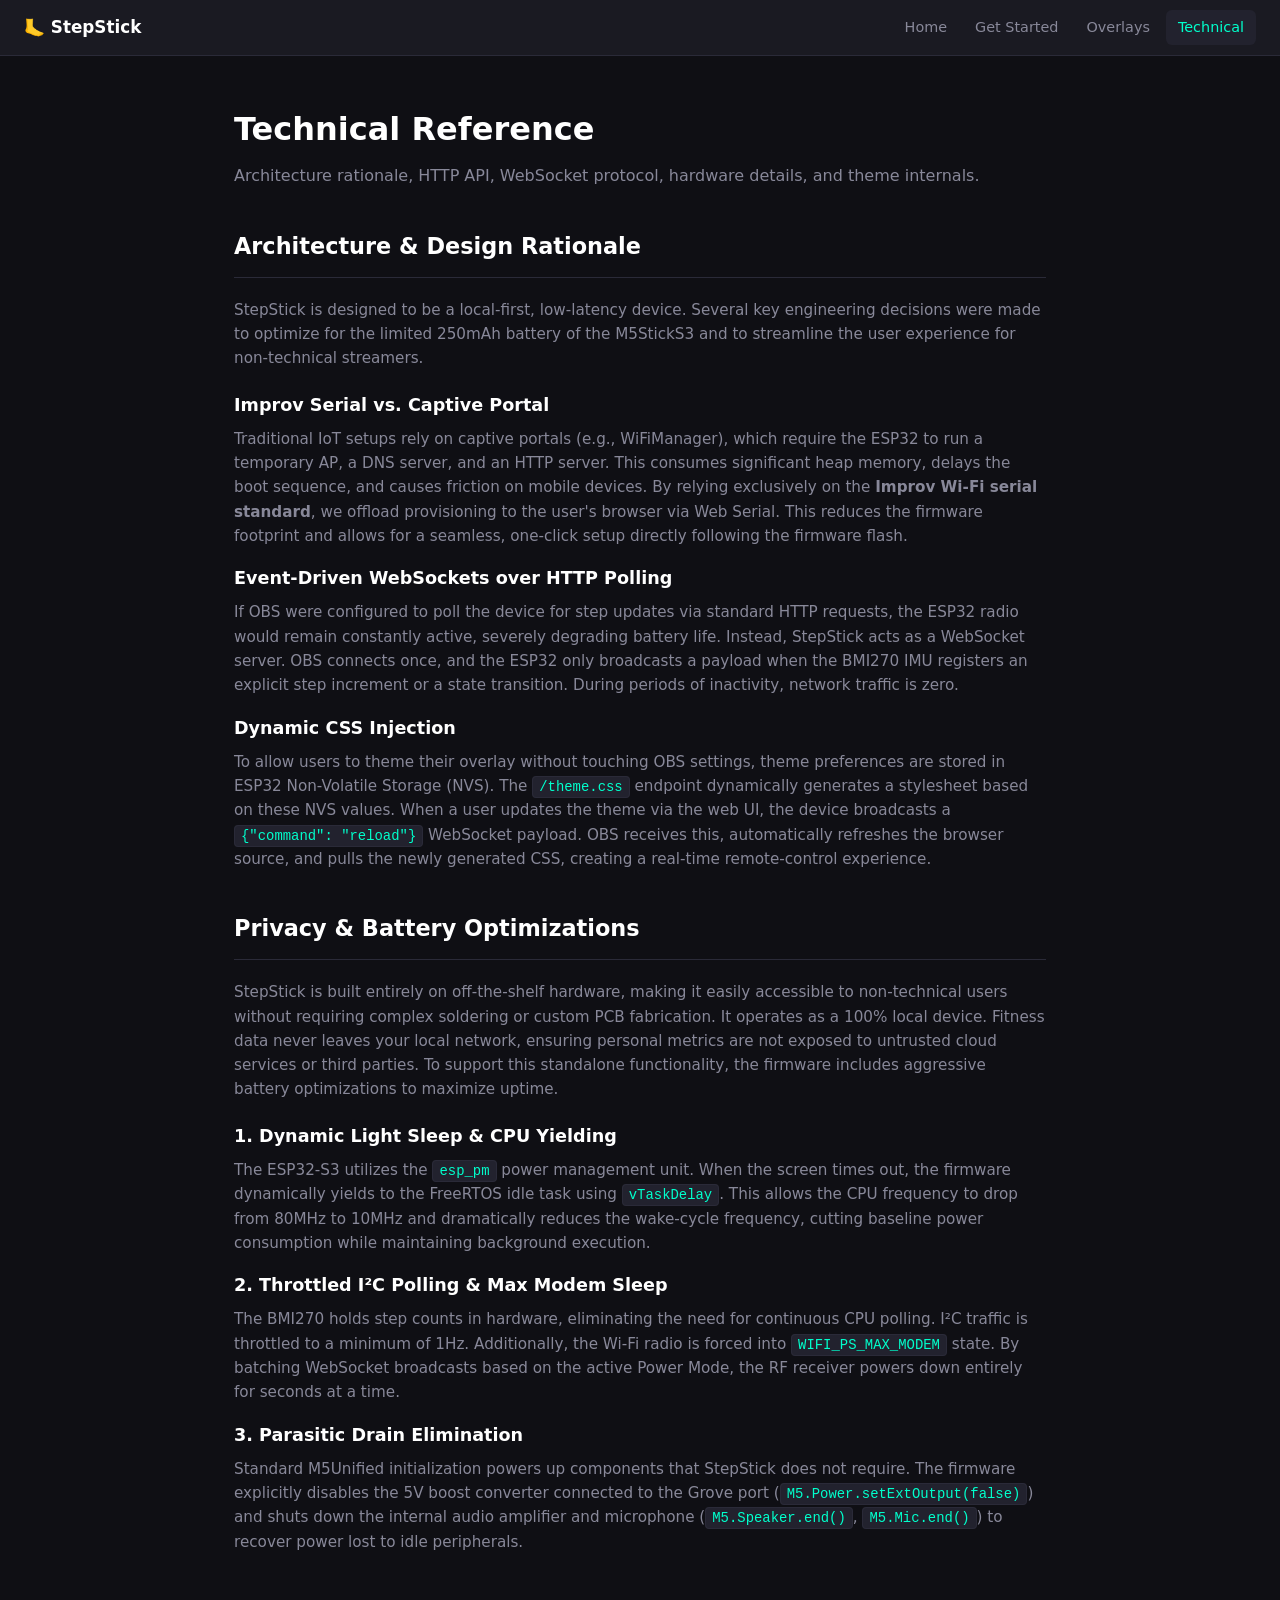
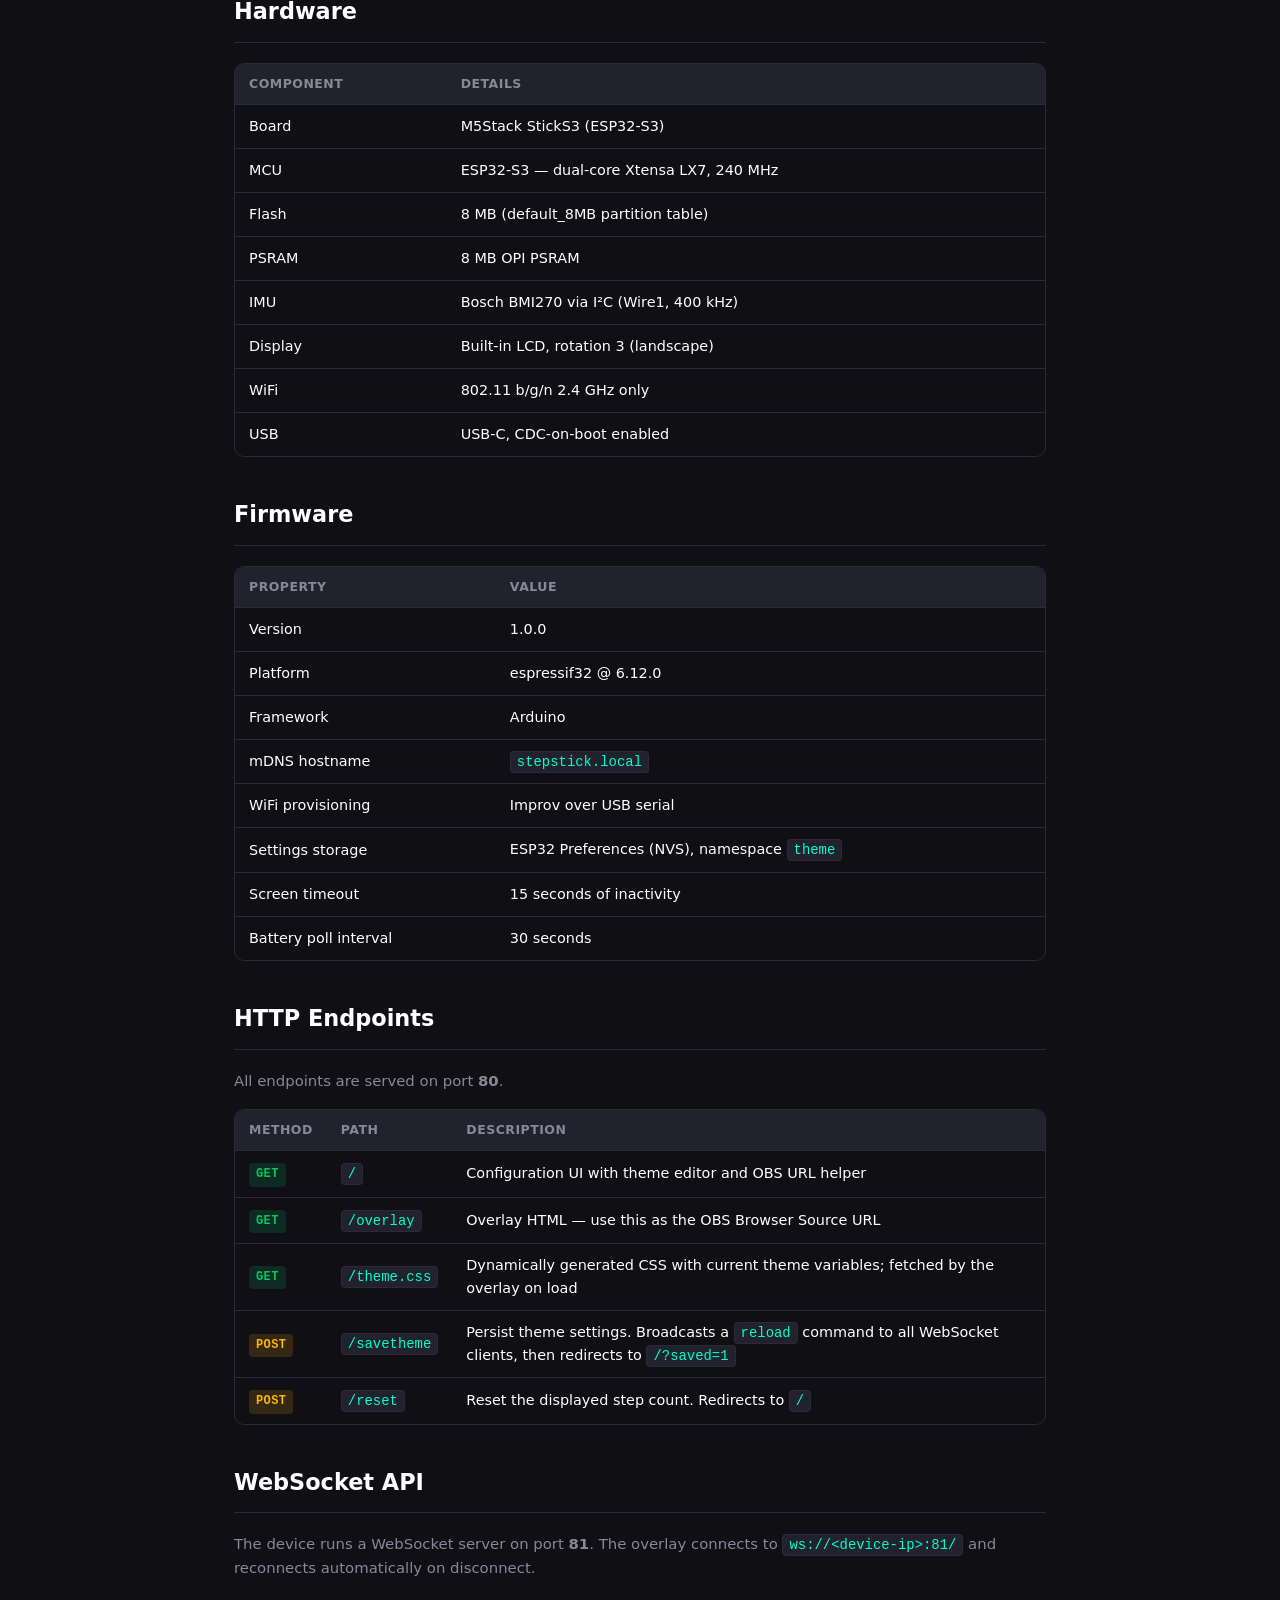
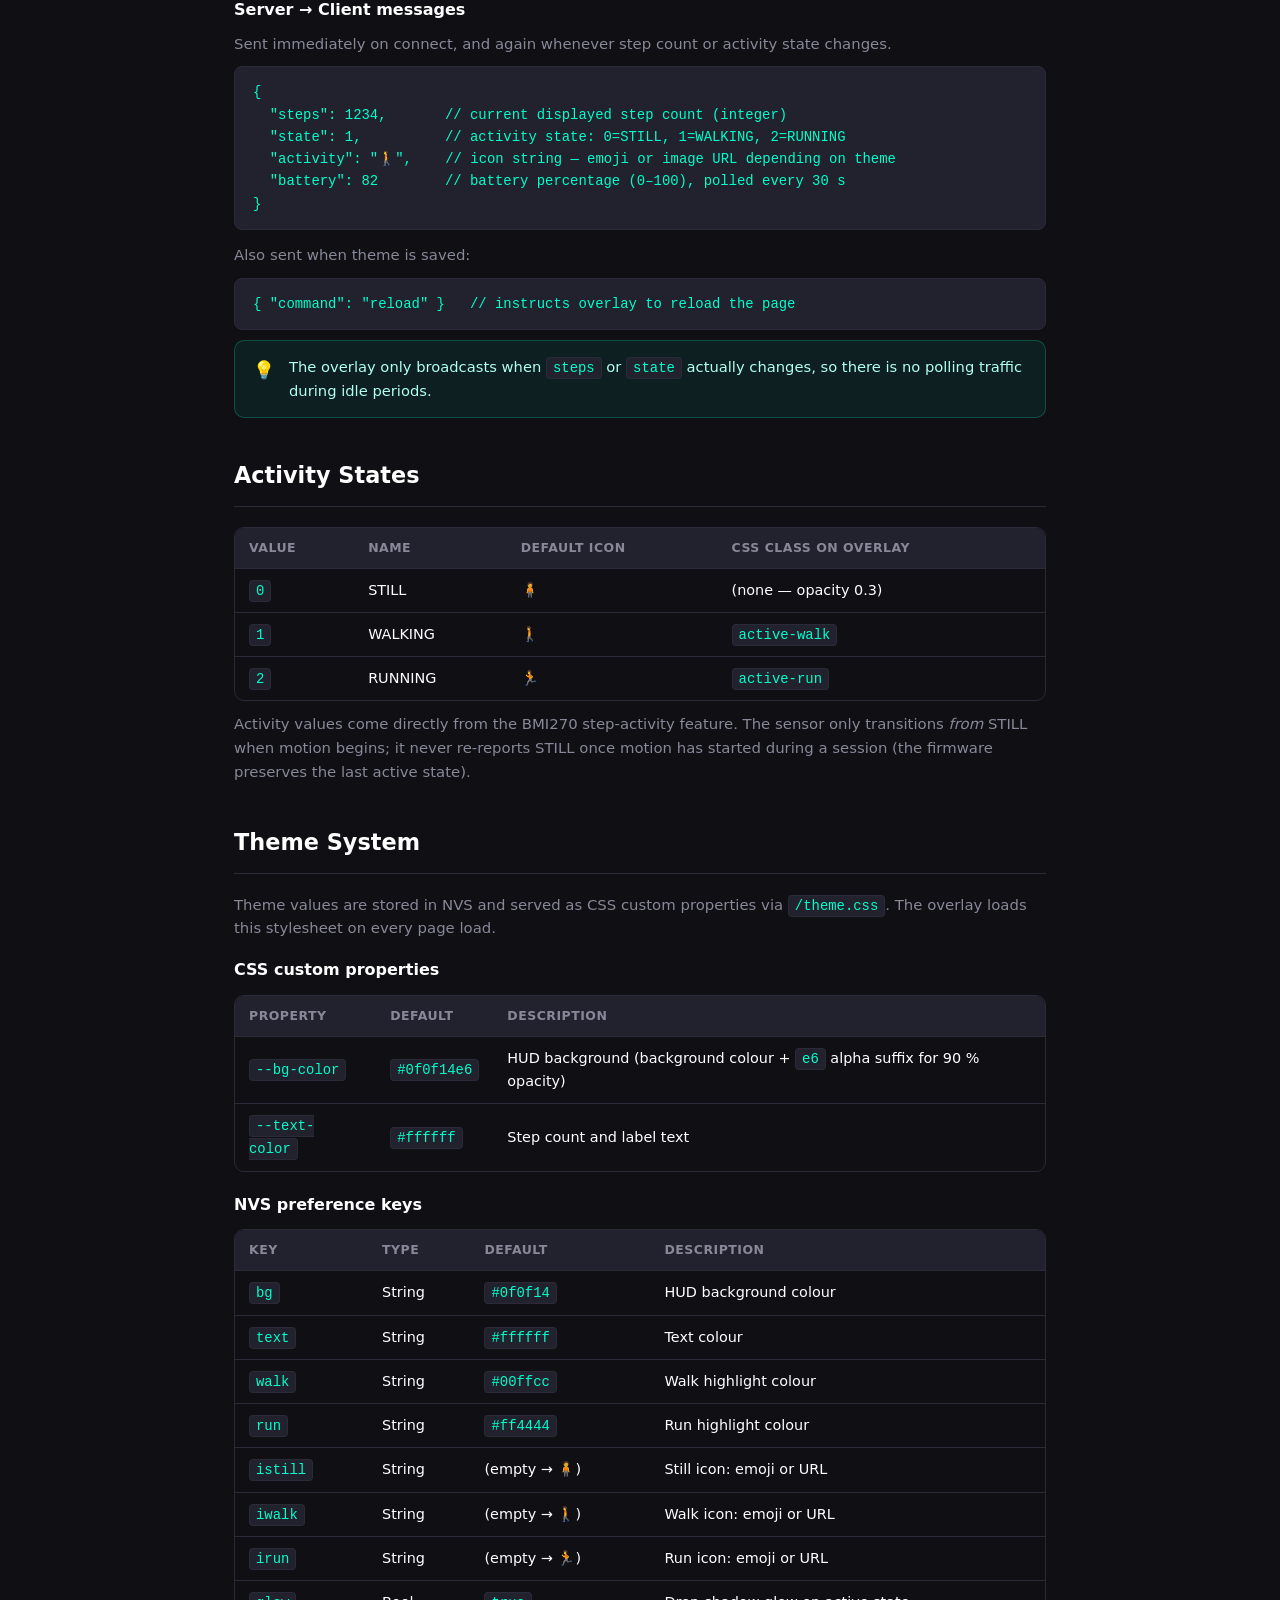
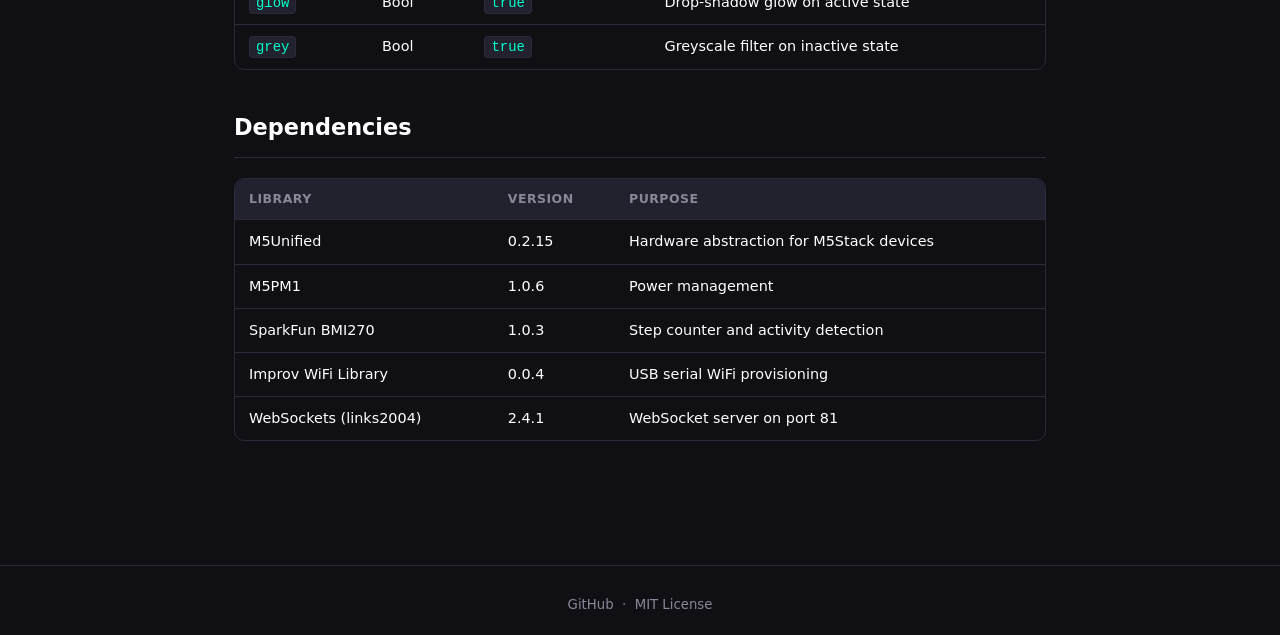
<file: docs/technical.html>
<!DOCTYPE html>
<html lang="en">

<head>
  <meta charset="UTF-8">
  <meta name="viewport" content="width=device-width, initial-scale=1.0">
  <title>Technical Reference — StepStick</title>
  <meta name="description" content="HTTP endpoints, WebSocket API, hardware specs, and theme system for StepStick.">
  <link rel="icon"
    href="data:image/svg+xml,<svg xmlns='http://www.w3.org/2000/svg' viewBox='0 0 100 100'><text y='.9em' font-size='90'>🦶</text></svg>">
  <link rel="stylesheet" href="./style.css">
</head>

<body>

  <nav>
    <a class="nav-brand" href="./index.html">🦶 StepStick</a>
    <div class="nav-links">
      <a href="./index.html">Home</a>
      <a href="./setup.html">Get Started</a>
      <a href="./gallery/">Overlays</a>
      <a href="./technical.html" class="active">Technical</a>
    </div>
  </nav>

  <div class="container">

    <h1 style="font-size:2rem; font-weight:800; margin-bottom:8px;">Technical Reference</h1>
    <p style="color:var(--muted); margin-bottom:40px;">Architecture rationale, HTTP API, WebSocket protocol, hardware
      details, and theme internals.</p>

    <h2 class="section-title">Architecture & Design Rationale</h2>
    <p style="color:var(--muted); font-size:0.95rem; margin-bottom:20px; line-height:1.6;">
      StepStick is designed to be a local-first, low-latency device. Several key engineering decisions were made to
      optimize for the limited 250mAh battery of the M5StickS3 and to streamline the user experience for non-technical
      streamers.
    </p>

    <div style="margin-bottom: 40px;">
      <h3 style="font-size:1.1rem; font-weight:700; margin-bottom:8px;">Improv Serial vs. Captive Portal</h3>
      <p style="color:var(--muted); font-size:0.95rem; margin-bottom:16px; line-height:1.6;">
        Traditional IoT setups rely on captive portals (e.g., WiFiManager), which require the ESP32 to run a temporary
        AP, a DNS server, and an HTTP server. This consumes significant heap memory, delays the boot sequence, and
        causes friction on mobile devices. By relying exclusively on the <strong>Improv Wi-Fi serial standard</strong>,
        we offload provisioning to the user's browser via Web Serial. This reduces the firmware footprint and allows for
        a seamless, one-click setup directly following the firmware flash.
      </p>

      <h3 style="font-size:1.1rem; font-weight:700; margin-bottom:8px;">Event-Driven WebSockets over HTTP Polling</h3>
      <p style="color:var(--muted); font-size:0.95rem; margin-bottom:16px; line-height:1.6;">
        If OBS were configured to poll the device for step updates via standard HTTP requests, the ESP32 radio would
        remain constantly active, severely degrading battery life. Instead, StepStick acts as a WebSocket server. OBS
        connects once, and the ESP32 only broadcasts a payload when the BMI270 IMU registers an explicit step increment
        or a state transition. During periods of inactivity, network traffic is zero.
      </p>

      <h3 style="font-size:1.1rem; font-weight:700; margin-bottom:8px;">Dynamic CSS Injection</h3>
      <p style="color:var(--muted); font-size:0.95rem; margin-bottom:16px; line-height:1.6;">
        To allow users to theme their overlay without touching OBS settings, theme preferences are stored in ESP32
        Non-Volatile Storage (NVS). The <code>/theme.css</code> endpoint dynamically generates a stylesheet based on
        these NVS values. When a user updates the theme via the web UI, the device broadcasts a
        <code>{"command": "reload"}</code> WebSocket payload. OBS receives this, automatically refreshes the browser
        source, and pulls the newly generated CSS, creating a real-time remote-control experience.
      </p>
    </div>

    <h2 class="section-title">Privacy & Battery Optimizations</h2>
    <p style="color:var(--muted); font-size:0.95rem; margin-bottom:20px; line-height:1.6;">
      StepStick is built entirely on off-the-shelf hardware, making it easily accessible to non-technical users without
      requiring complex soldering or custom PCB fabrication. It operates as a 100% local device. Fitness data never
      leaves your local network, ensuring personal metrics are not exposed to untrusted cloud services or third parties.
      To support this standalone functionality, the firmware includes aggressive battery optimizations to maximize
      uptime.
    </p>

    <div style="margin-bottom: 40px;">
      <h3 style="font-size:1.1rem; font-weight:700; margin-bottom:8px;">1. Dynamic Light Sleep & CPU Yielding</h3>
      <p style="color:var(--muted); font-size:0.95rem; margin-bottom:16px; line-height:1.6;">
        The ESP32-S3 utilizes the <code>esp_pm</code> power management unit. When the screen times out, the firmware
        dynamically yields to the FreeRTOS idle task using <code>vTaskDelay</code>. This allows the CPU frequency to
        drop from 80MHz to 10MHz and dramatically reduces the wake-cycle frequency, cutting baseline power consumption
        while maintaining background execution.
      </p>

      <h3 style="font-size:1.1rem; font-weight:700; margin-bottom:8px;">2. Throttled I²C Polling & Max Modem Sleep</h3>
      <p style="color:var(--muted); font-size:0.95rem; margin-bottom:16px; line-height:1.6;">
        The BMI270 holds step counts in hardware, eliminating the need for continuous CPU polling. I²C traffic is
        throttled to a minimum of 1Hz. Additionally, the Wi-Fi radio is forced into <code>WIFI_PS_MAX_MODEM</code>
        state. By batching WebSocket broadcasts based on the active Power Mode, the RF receiver powers down entirely for
        seconds at a time.
      </p>

      <h3 style="font-size:1.1rem; font-weight:700; margin-bottom:8px;">3. Parasitic Drain Elimination</h3>
      <p style="color:var(--muted); font-size:0.95rem; margin-bottom:16px; line-height:1.6;">
        Standard M5Unified initialization powers up components that StepStick does not require. The firmware explicitly
        disables the 5V boost converter connected to the Grove port (<code>M5.Power.setExtOutput(false)</code>) and
        shuts down the internal audio amplifier and microphone (<code>M5.Speaker.end()</code>,
        <code>M5.Mic.end()</code>) to recover power lost to idle peripherals.
      </p>
    </div>

    <h2 class="section-title">Hardware</h2>

    <div class="table-wrap">
      <table>
        <thead>
          <tr>
            <th>Component</th>
            <th>Details</th>
          </tr>
        </thead>
        <tbody>
          <tr>
            <td>Board</td>
            <td>M5Stack StickS3 (ESP32-S3)</td>
          </tr>
          <tr>
            <td>MCU</td>
            <td>ESP32-S3 — dual-core Xtensa LX7, 240 MHz</td>
          </tr>
          <tr>
            <td>Flash</td>
            <td>8 MB (default_8MB partition table)</td>
          </tr>
          <tr>
            <td>PSRAM</td>
            <td>8 MB OPI PSRAM</td>
          </tr>
          <tr>
            <td>IMU</td>
            <td>Bosch BMI270 via I²C (Wire1, 400 kHz)</td>
          </tr>
          <tr>
            <td>Display</td>
            <td>Built-in LCD, rotation 3 (landscape)</td>
          </tr>
          <tr>
            <td>WiFi</td>
            <td>802.11 b/g/n 2.4 GHz only</td>
          </tr>
          <tr>
            <td>USB</td>
            <td>USB-C, CDC-on-boot enabled</td>
          </tr>
        </tbody>
      </table>
    </div>

    <h2 class="section-title" style="margin-top:40px;">Firmware</h2>

    <div class="table-wrap">
      <table>
        <thead>
          <tr>
            <th>Property</th>
            <th>Value</th>
          </tr>
        </thead>
        <tbody>
          <tr>
            <td>Version</td>
            <td>1.0.0</td>
          </tr>
          <tr>
            <td>Platform</td>
            <td>espressif32 @ 6.12.0</td>
          </tr>
          <tr>
            <td>Framework</td>
            <td>Arduino</td>
          </tr>
          <tr>
            <td>mDNS hostname</td>
            <td><code>stepstick.local</code></td>
          </tr>
          <tr>
            <td>WiFi provisioning</td>
            <td>Improv over USB serial</td>
          </tr>
          <tr>
            <td>Settings storage</td>
            <td>ESP32 Preferences (NVS), namespace <code>theme</code></td>
          </tr>
          <tr>
            <td>Screen timeout</td>
            <td>15 seconds of inactivity</td>
          </tr>
          <tr>
            <td>Battery poll interval</td>
            <td>30 seconds</td>
          </tr>
        </tbody>
      </table>
    </div>

    <h2 class="section-title" style="margin-top:40px;">HTTP Endpoints</h2>
    <p style="color:var(--muted); font-size:0.93rem; margin-bottom:16px;">All endpoints are served on port
      <strong>80</strong>.
    </p>

    <div class="table-wrap">
      <table>
        <thead>
          <tr>
            <th>Method</th>
            <th>Path</th>
            <th>Description</th>
          </tr>
        </thead>
        <tbody>
          <tr>
            <td><span class="badge badge-get">GET</span></td>
            <td><code>/</code></td>
            <td>Configuration UI with theme editor and OBS URL helper</td>
          </tr>
          <tr>
            <td><span class="badge badge-get">GET</span></td>
            <td><code>/overlay</code></td>
            <td>Overlay HTML — use this as the OBS Browser Source URL</td>
          </tr>
          <tr>
            <td><span class="badge badge-get">GET</span></td>
            <td><code>/theme.css</code></td>
            <td>Dynamically generated CSS with current theme variables; fetched by the overlay on load</td>
          </tr>
          <tr>
            <td><span class="badge badge-post">POST</span></td>
            <td><code>/savetheme</code></td>
            <td>Persist theme settings. Broadcasts a <code>reload</code> command to all WebSocket clients, then
              redirects to <code>/?saved=1</code></td>
          </tr>
          <tr>
            <td><span class="badge badge-post">POST</span></td>
            <td><code>/reset</code></td>
            <td>Reset the displayed step count. Redirects to <code>/</code></td>
          </tr>
        </tbody>
      </table>
    </div>

    <h2 class="section-title" style="margin-top:40px;">WebSocket API</h2>
    <p style="color:var(--muted); font-size:0.93rem; margin-bottom:16px;">The device runs a WebSocket server on port
      <strong>81</strong>. The overlay connects to <code>ws://&lt;device-ip&gt;:81/</code> and reconnects automatically
      on disconnect.
    </p>

    <h3 style="font-size:1rem; font-weight:700; margin-bottom:10px;">Server → Client messages</h3>
    <p style="color:var(--muted); font-size:0.93rem; margin-bottom:10px;">Sent immediately on connect, and again
      whenever step count or activity state changes.</p>

    <pre><code>{
  "steps": 1234,       // current displayed step count (integer)
  "state": 1,          // activity state: 0=STILL, 1=WALKING, 2=RUNNING
  "activity": "🚶",    // icon string — emoji or image URL depending on theme
  "battery": 82        // battery percentage (0–100), polled every 30 s
}</code></pre>

    <p style="color:var(--muted); font-size:0.93rem; margin:14px 0 10px;">Also sent when theme is saved:</p>

    <pre><code>{ "command": "reload" }   // instructs overlay to reload the page</code></pre>

    <div class="callout tip" style="margin-top:4px;">
      <span class="callout-icon">💡</span>
      <span>The overlay only broadcasts when <code>steps</code> or <code>state</code> actually changes, so there is no
        polling traffic during idle periods.</span>
    </div>

    <h2 class="section-title" style="margin-top:40px;">Activity States</h2>

    <div class="table-wrap">
      <table>
        <thead>
          <tr>
            <th>Value</th>
            <th>Name</th>
            <th>Default icon</th>
            <th>CSS class on overlay</th>
          </tr>
        </thead>
        <tbody>
          <tr>
            <td><code>0</code></td>
            <td>STILL</td>
            <td>🧍</td>
            <td>(none — opacity 0.3)</td>
          </tr>
          <tr>
            <td><code>1</code></td>
            <td>WALKING</td>
            <td>🚶</td>
            <td><code>active-walk</code></td>
          </tr>
          <tr>
            <td><code>2</code></td>
            <td>RUNNING</td>
            <td>🏃</td>
            <td><code>active-run</code></td>
          </tr>
        </tbody>
      </table>
    </div>

    <p style="color:var(--muted); font-size:0.93rem; margin-top:12px;">Activity values come directly from the BMI270
      step-activity feature. The sensor only transitions <em>from</em> STILL when motion begins; it never re-reports
      STILL once motion has started during a session (the firmware preserves the last active state).</p>

    <h2 class="section-title" style="margin-top:40px;">Theme System</h2>
    <p style="color:var(--muted); font-size:0.93rem; margin-bottom:16px;">Theme values are stored in NVS and served as
      CSS custom properties via <code>/theme.css</code>. The overlay loads this stylesheet on every page load.</p>

    <h3 style="font-size:1rem; font-weight:700; margin-bottom:10px;">CSS custom properties</h3>

    <div class="table-wrap">
      <table>
        <thead>
          <tr>
            <th>Property</th>
            <th>Default</th>
            <th>Description</th>
          </tr>
        </thead>
        <tbody>
          <tr>
            <td><code>--bg-color</code></td>
            <td><code>#0f0f14e6</code></td>
            <td>HUD background (background colour + <code>e6</code> alpha suffix for 90 % opacity)</td>
          </tr>
          <tr>
            <td><code>--text-color</code></td>
            <td><code>#ffffff</code></td>
            <td>Step count and label text</td>
          </tr>
        </tbody>
      </table>
    </div>

    <h3 style="font-size:1rem; font-weight:700; margin:20px 0 10px;">NVS preference keys</h3>

    <div class="table-wrap">
      <table>
        <thead>
          <tr>
            <th>Key</th>
            <th>Type</th>
            <th>Default</th>
            <th>Description</th>
          </tr>
        </thead>
        <tbody>
          <tr>
            <td><code>bg</code></td>
            <td>String</td>
            <td><code>#0f0f14</code></td>
            <td>HUD background colour</td>
          </tr>
          <tr>
            <td><code>text</code></td>
            <td>String</td>
            <td><code>#ffffff</code></td>
            <td>Text colour</td>
          </tr>
          <tr>
            <td><code>walk</code></td>
            <td>String</td>
            <td><code>#00ffcc</code></td>
            <td>Walk highlight colour</td>
          </tr>
          <tr>
            <td><code>run</code></td>
            <td>String</td>
            <td><code>#ff4444</code></td>
            <td>Run highlight colour</td>
          </tr>
          <tr>
            <td><code>istill</code></td>
            <td>String</td>
            <td>(empty → 🧍)</td>
            <td>Still icon: emoji or URL</td>
          </tr>
          <tr>
            <td><code>iwalk</code></td>
            <td>String</td>
            <td>(empty → 🚶)</td>
            <td>Walk icon: emoji or URL</td>
          </tr>
          <tr>
            <td><code>irun</code></td>
            <td>String</td>
            <td>(empty → 🏃)</td>
            <td>Run icon: emoji or URL</td>
          </tr>
          <tr>
            <td><code>glow</code></td>
            <td>Bool</td>
            <td><code>true</code></td>
            <td>Drop-shadow glow on active state</td>
          </tr>
          <tr>
            <td><code>grey</code></td>
            <td>Bool</td>
            <td><code>true</code></td>
            <td>Greyscale filter on inactive state</td>
          </tr>
        </tbody>
      </table>
    </div>

    <h2 class="section-title" style="margin-top:40px;">Dependencies</h2>

    <div class="table-wrap">
      <table>
        <thead>
          <tr>
            <th>Library</th>
            <th>Version</th>
            <th>Purpose</th>
          </tr>
        </thead>
        <tbody>
          <tr>
            <td>M5Unified</td>
            <td>0.2.15</td>
            <td>Hardware abstraction for M5Stack devices</td>
          </tr>
          <tr>
            <td>M5PM1</td>
            <td>1.0.6</td>
            <td>Power management</td>
          </tr>
          <tr>
            <td>SparkFun BMI270</td>
            <td>1.0.3</td>
            <td>Step counter and activity detection</td>
          </tr>
          <tr>
            <td>Improv WiFi Library</td>
            <td>0.0.4</td>
            <td>USB serial WiFi provisioning</td>
          </tr>
          <tr>
            <td>WebSockets (links2004)</td>
            <td>2.4.1</td>
            <td>WebSocket server on port 81</td>
          </tr>
        </tbody>
      </table>
    </div>

  </div>

  <footer>
    <a href="https://github.com/jhlwscom/stepstick">GitHub</a> &nbsp;·&nbsp;
    <a href="https://github.com/jhlwscom/stepstick/blob/main/LICENSE">MIT License</a>
  </footer>

</body>

</html>
</file>
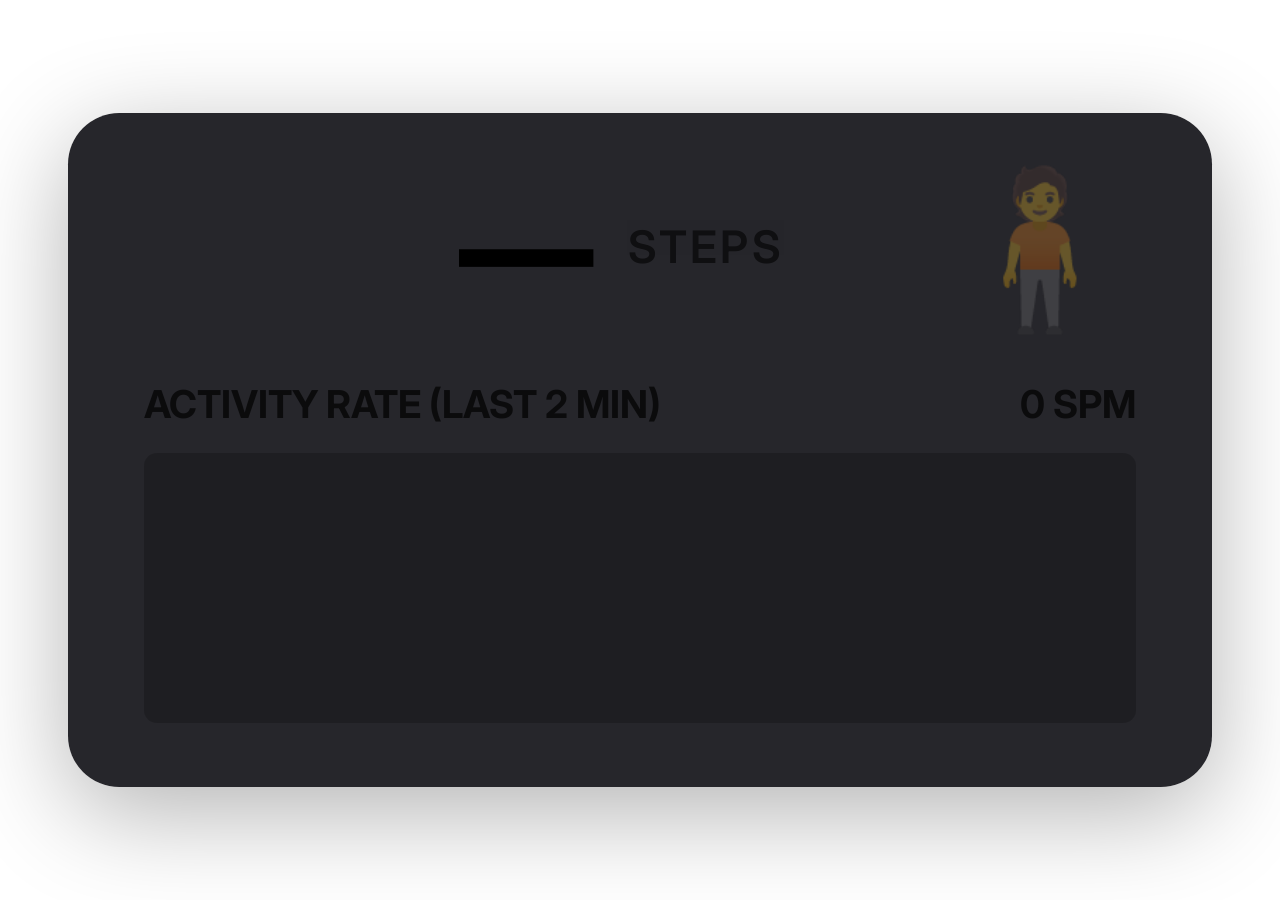
<file: docs/gallery/overlays/advanced.html>
<!DOCTYPE html>
<html>
<head>
  <meta charset="UTF-8">
  <link rel="preconnect" href="https://fonts.googleapis.com">
  <link id="gfont" rel="stylesheet" href="https://fonts.googleapis.com/css2?family=Inter:wght@400;600;700;800&display=swap">

  <script id="stepstick-meta" type="application/json">
  {"name":"Advanced HUD","description":"Standard HUD + steps/min chart","author":"jhlws","authorUrl":"https://github.com/jhlwscom"}
  </script>

  <script id="stepstick-schema" type="application/json">
  [
    {"key":"bgColor",   "label":"Background",          "type":"color",    "default":"#0f0f14"},
    {"key":"textColor", "label":"Text Color",           "type":"color",    "default":"#ffffff"},
    {"key":"walkColor", "label":"Walk Glow",            "type":"color",    "default":"#00ffcc"},
    {"key":"runColor",  "label":"Run Glow",             "type":"color",    "default":"#ff4444"},
    {"key":"glow",      "label":"Active Glow Effect",   "type":"checkbox", "default":true},
    {"key":"greyscale", "label":"Greyscale Icons",      "type":"checkbox", "default":true},
    {"key":"fontFamily", "label":"Font",                      "type":"font", "default":"Inter"},
    {"key":"iconStill", "label":"Still Icon", "type":"icon", "default":""},
    {"key":"iconWalk",  "label":"Walk Icon",  "type":"icon", "default":""},
    {"key":"iconRun",   "label":"Run Icon",   "type":"icon", "default":""}
  ]
  </script>

  <script id="stepstick-config" type="application/json">{}</script>

  <script src="https://jhlwscom.github.io/stepstick/stepstick.js"></script>

  <style>
    html { font-size: 4vw; width: 100%; height: 100%; }

    body {
      margin: 0;
      padding: 0;
      background: transparent;
      font-family: 'Inter', sans-serif;
      display: flex;
      align-items: center;
      justify-content: center;
      width: 100%;
      height: 100%;
      overflow: hidden;
    }

    .widget {
      display: inline-flex;
      flex-direction: column;
      background: #0f0f14e6; /* fallback; overridden by applyConfig() */
      border-radius: 1rem;
      box-shadow: 0 0.5rem 2rem rgba(0,0,0,0.3);
      overflow: hidden;
    }

    /* ── HUD row ── */
    .hud {
      display: flex;
      align-items: center;
      padding: 0.75rem 1.5rem;
      gap: 1.5rem;
    }

    .metric { display: flex; align-items: center; gap: 0.75rem; }

    .step-value {
      font-size: 2.625rem;
      font-weight: 800;
      letter-spacing: -0.0625rem;
      line-height: 1;
      font-variant-numeric: tabular-nums;
      min-width: 5ch;
      text-align: right;
    }

    .step-label {
      font-size: 0.875rem;
      font-weight: 600;
      text-transform: uppercase;
      letter-spacing: 0.0625rem;
      opacity: 0.6;
    }

    .divider {
      width: 0.125rem;
      height: 2.5rem;
      opacity: 0.1;
      border-radius: 0.125rem;
    }

    .activity-icon {
      display: flex;
      align-items: center;
      justify-content: center;
      width: 3.75rem;
      height: 3.75rem;
      font-size: 3rem;
      line-height: 1;
      opacity: 0.3;
      transition: filter 0.3s ease, opacity 0.3s ease;
      transform: translateZ(0);
      will-change: filter;
      flex-shrink: 0;
    }

    .activity-icon img {
      width: 100%;
      height: 100%;
      object-fit: contain;
      transform: translateZ(0);
      display: block;
    }

    .activity-icon.active { opacity: 1; }

    .battery-warn {
      display: none;
      align-items: center;
      gap: 0.375rem;
      font-size: 0.875rem;
      font-weight: 800;
      color: #ff4444;
      background: rgba(255,68,68,0.15);
      padding: 0.375rem 0.75rem;
      border-radius: 0.5rem;
      animation: pulse 2s infinite;
    }
    .battery-warn.visible { display: flex; }

    /* ── Chart panel ── */
    .chart-panel {
      padding: 0 1.5rem 1.25rem;
      width: 100%;
      box-sizing: border-box;
    }

    .stats-row {
      display: flex;
      justify-content: space-between;
      font-size: 0.75rem;
      font-weight: 700;
      opacity: 0.7;
      margin-bottom: 0.5rem;
      text-transform: uppercase;
    }

    canvas {
      background: rgba(0,0,0,0.2);
      border-radius: 0.25rem;
      width: 100%;
      height: auto;
      aspect-ratio: 11/3;
      display: block;
    }

    @keyframes pulse { 0%,100% { opacity:1; } 50% { opacity:0.5; } }

    body.is-disconnected .widget { opacity: 0.4; transition: opacity 1s ease; }
    body.is-connected    .widget { opacity: 1;   transition: opacity 0.3s ease; }
  </style>

  <style id="dyn"></style>
</head>
<body>
  <div class="widget" id="widget">

    <div class="hud">
      <div class="metric">
        <div class="step-value" id="steps">—</div>
        <div class="step-label" id="step-label">Steps</div>
      </div>
      <div class="divider" id="divider"></div>
      <div class="metric">
        <div class="activity-icon" id="activity">🧍</div>
      </div>
      <div class="battery-warn" id="battery-warn">🪫</div>
    </div>

    <div class="chart-panel">
      <div class="stats-row">
        <span>Activity Rate (last 2 min)</span>
        <span id="spm">0 SPM</span>
      </div>
      <!-- 440×120 internal resolution for crisp rendering at any CSS size -->
      <canvas id="chart" width="440" height="120"></canvas>
    </div>

  </div>

  <script>
    function bool(v, def) {
      if (v === undefined || v === null) return def !== undefined ? def : true;
      if (typeof v === 'boolean') return v;
      return v !== 'false' && v !== '0' && v !== '';
    }

    var overlay  = new StepStick();
    var lastFont = '';

    // ── Config application ─────────────────────────────────────────────────
    function applyConfig() {
      var bg   = overlay.config('bgColor')    || '#0f0f14';
      var text = overlay.config('textColor')  || '#ffffff';
      var walk = overlay.config('walkColor')  || '#00ffcc';
      var run  = overlay.config('runColor')   || '#ff4444';
      var font = overlay.config('fontFamily') || 'Inter';
      var glow = bool(overlay.config('glow'),      true);
      var grey = bool(overlay.config('greyscale'), true);

      var w = document.getElementById('widget');
      w.style.background = bg + 'e6';
      w.style.color      = text;
      w.style.fontFamily = "'" + font + "', sans-serif";

      if (font !== lastFont) {
        lastFont = font;
        document.getElementById('gfont').href =
          'https://fonts.googleapis.com/css2?family=' +
          encodeURIComponent(font) + ':wght@400;600;700;800&display=swap';
      }

      document.getElementById('divider').style.background = text;
      document.getElementById('step-label').style.color   = text;

      var stillFilter = grey ? 'grayscale(100%)' : 'none';
      var greyPrefix  = grey ? 'grayscale(0%) ' : '';
      var walkFilter  = glow ? greyPrefix + 'drop-shadow(0 0 0.5rem ' + walk + ')' : (grey ? 'grayscale(0%)' : 'none');
      var runFilter   = glow ? greyPrefix + 'drop-shadow(0 0 0.5rem ' + run  + ')' : (grey ? 'grayscale(0%)' : 'none');

      document.getElementById('dyn').textContent =
        '.activity-icon             { filter: ' + stillFilter + '; }\n' +
        '.activity-icon.active-walk { filter: ' + walkFilter  + '; }\n' +
        '.activity-icon.active-run  { filter: ' + runFilter   + '; }\n';
    }

    applyConfig();

    // ── Chart ─────────────────────────────────────────────────────────────
    var canvas   = document.getElementById('chart');
    var ctx      = canvas.getContext('2d');
    var chartData      = new Array(24).fill(0); // 24 × 5 s = 2 min history
    var totalSteps     = 0;
    var lastTickSteps  = 0;

    function drawChart() {
      var delta = totalSteps - lastTickSteps;
      lastTickSteps = totalSteps;
      chartData.shift();
      chartData.push(delta);

      var recent = chartData.slice(-12).reduce(function(a, b) { return a + b; }, 0);
      document.getElementById('spm').textContent = recent + ' SPM';

      ctx.clearRect(0, 0, canvas.width, canvas.height);
      var maxVal = Math.max.apply(null, chartData.concat([10]));

      var textColor = overlay.config('textColor') || '#ffffff';
      ctx.beginPath();
      ctx.strokeStyle = textColor;
      ctx.lineWidth   = 4;

      var xStep = canvas.width / (chartData.length - 1);
      for (var i = 0; i < chartData.length; i++) {
        var x = i * xStep;
        var y = canvas.height - (chartData[i] / maxVal) * canvas.height;
        if (i === 0) ctx.moveTo(x, y); else ctx.lineTo(x, y);
      }
      ctx.stroke();

      ctx.lineTo(canvas.width, canvas.height);
      ctx.lineTo(0, canvas.height);
      ctx.fillStyle = textColor + '22';
      ctx.fill();
    }

    setInterval(drawChart, 5000);

    // ── Icon helpers ──────────────────────────────────────────────────────
    var ICON_KEYS     = ['iconStill', 'iconWalk', 'iconRun'];
    var ICON_DEFAULTS = ['🧍', '🚶', '🏃'];

    function resolveIcon(state) {
      var custom = (overlay.config(ICON_KEYS[state]) || '').trim();
      return custom || ICON_DEFAULTS[state] || ICON_DEFAULTS[0];
    }

    function renderIcon(el, state) {
      var icon = resolveIcon(state);
      if (icon.startsWith('http')) {
        el.innerHTML = '<img src="' + icon + '" alt="">';
      } else {
        el.textContent = icon;
      }
    }

    var lastState = 0;

    overlay.on('config', function () {
      renderIcon(document.getElementById('activity'), lastState);
      applyConfig();
    });

    // ── Telemetry ─────────────────────────────────────────────────────────
    overlay.on('telemetry', function (data) {
      if (data.steps !== undefined) {
        document.getElementById('steps').textContent = data.steps;
        if (totalSteps === 0 && lastTickSteps === 0) lastTickSteps = data.steps;
        totalSteps = data.steps;
      }

      if (data.state !== undefined) {
        lastState = data.state;
        var el = document.getElementById('activity');
        el.className = 'activity-icon';
        if (data.state === 1)      { el.classList.add('active', 'active-walk'); }
        else if (data.state === 2) { el.classList.add('active', 'active-run'); }
        renderIcon(el, data.state);
      }

      if (data.battery !== undefined) {
        document.getElementById('battery-warn').classList.toggle('visible', data.battery <= 15);
      }
    });
  </script>
</body>
</html>
</file>
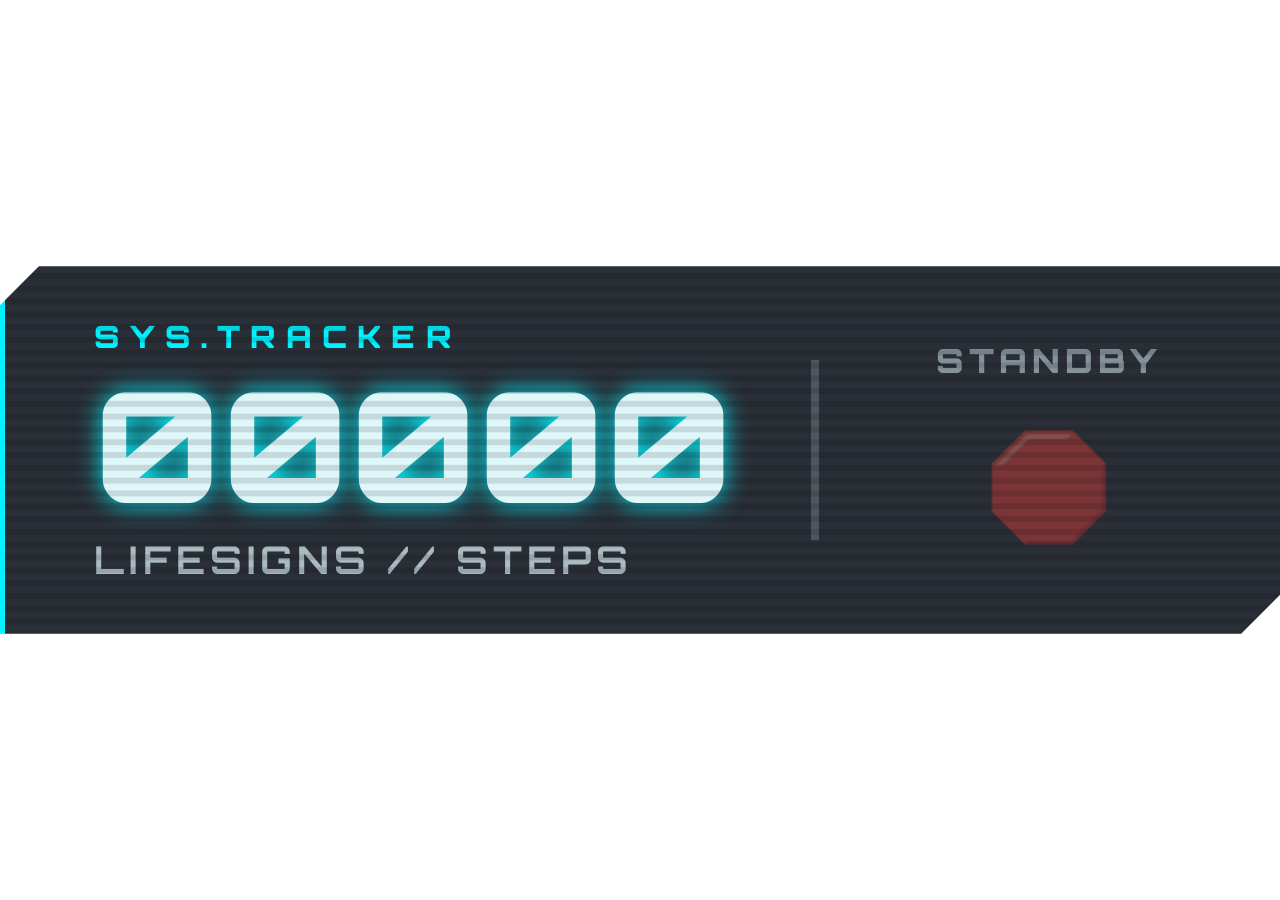
<file: docs/gallery/overlays/cyberpunk.html>
<!DOCTYPE html>
<html>

<head>
    <meta charset="UTF-8">

    <link rel="preconnect" href="https://fonts.googleapis.com">
    <link id="gfont" rel="stylesheet"
        href="https://fonts.googleapis.com/css2?family=Orbitron:wght@400;700;900&display=swap">

    <script id="stepstick-meta" type="application/json">
  {
    "name":        "CyberHUD Tracker",
    "description": "A futuristic, neon-glowing telemetry HUD.",
    "author":      "Gemini",
    "authorUrl":   "https://gemini.google.com"
  }
  </script>

    <script id="stepstick-schema" type="application/json">
  [
    { "key": "bgColor",       "label": "Armor Panel (BG)",     "type": "color",    "default": "#050a15" },
    { "key": "textColor",     "label": "Primary Text",         "type": "color",    "default": "#e0f7fa" },
    { "key": "accentColor",   "label": "Neon Glow (Walk)",     "type": "color",    "default": "#00f3ff" },
    { "key": "dangerColor",   "label": "Overdrive/Warn",       "type": "color",    "default": "#ff003c" },
    { "key": "showScanlines", "label": "CRT Scanlines",        "type": "checkbox", "default": true },
    { "key": "fontFamily",    "label": "Font",                 "type": "font",     "default": "Orbitron" },
    { "key": "iconStill",     "label": "Standby Icon",         "type": "icon",     "default": "🛑" },
    { "key": "iconWalk",      "label": "Active Icon",          "type": "icon",     "default": "⚡" },
    { "key": "iconRun",       "label": "Overdrive Icon",       "type": "icon",     "default": "🚀" }
  ]
  </script>

    <script id="stepstick-config" type="application/json">{}</script>

    <script src="https://jhlwscom.github.io/stepstick/stepstick.js"></script>

    <style>
        /* RESPONSIVE SIZING & CSS VARIABLES */
        :root {
            /* Fallback variables, strictly overridden by applyConfig() */
            --bg: #050a15;
            --text: #e0f7fa;
            --accent: #00f3ff;
            --danger: #ff003c;
        }

        html {
            font-size: 4vw;
            width: 100%;
            height: 100%;
        }

        body {
            margin: 0;
            padding: 0;
            background: transparent;
            font-family: 'Orbitron', sans-serif;
            display: flex;
            align-items: center;
            justify-content: center;
            width: 100%;
            height: 100%;
            overflow: hidden;
            color: var(--text);
        }

        /* WIDGET CONTAINER - Angled Cyberpunk Panel */
        .widget {
            position: relative;
            display: inline-flex;
            flex-direction: row;
            align-items: center;
            background: rgba(5, 10, 21, 0.85);
            /* Slightly transparent base */
            backdrop-filter: blur(0.25rem);
            /* Clipped corners for a sci-fi shape */
            clip-path: polygon(1rem 0, 100% 0, 100% calc(100% - 1rem), calc(100% - 1rem) 100%, 0 100%, 0 1rem);
            padding: 1rem 1.75rem;
            gap: 1.5rem;
            border-left: 0.35rem solid var(--accent);
            box-shadow: 0 0 2rem rgba(0, 0, 0, 0.5);
            transition: border-color 0.3s ease;
        }

        /* CRT SCANLINES OVERLAY */
        .scanlines {
            position: absolute;
            top: 0;
            left: 0;
            width: 100%;
            height: 100%;
            background: linear-gradient(to bottom,
                    rgba(255, 255, 255, 0),
                    rgba(255, 255, 255, 0) 50%,
                    rgba(0, 0, 0, 0.2) 50%,
                    rgba(0, 0, 0, 0.2));
            background-size: 100% 0.25rem;
            pointer-events: none;
            z-index: 10;
            opacity: 0.6;
        }

        /* HUD METRICS & LAYOUT */
        .metric {
            display: flex;
            flex-direction: column;
            z-index: 2;
        }

        .hud-title {
            font-size: 0.6rem;
            font-weight: 900;
            letter-spacing: 0.2rem;
            color: var(--accent);
            margin-bottom: 0.25rem;
            text-transform: uppercase;
        }

        /* STEP COUNT */
        .step-value {
            font-size: 3rem;
            font-weight: 900;
            line-height: 1;
            font-variant-numeric: tabular-nums;
            text-shadow: 0 0 0.5rem var(--accent);
            min-width: 5ch;
            margin-bottom: 0.25rem;
        }

        .step-label {
            font-size: 0.75rem;
            font-weight: 700;
            text-transform: uppercase;
            letter-spacing: 0.1rem;
            opacity: 0.7;
        }

        /* DIVIDER */
        .divider {
            width: 0.15rem;
            height: 3.5rem;
            background: var(--text);
            opacity: 0.2;
            z-index: 2;
        }

        /* ACTIVITY STATUS AREA */
        .status-area {
            display: flex;
            flex-direction: column;
            align-items: center;
            justify-content: center;
            min-width: 6rem;
            z-index: 2;
        }

        .activity-text {
            font-size: 0.65rem;
            font-weight: 900;
            letter-spacing: 0.1rem;
            margin-bottom: 0.5rem;
            transition: color 0.3s ease, text-shadow 0.3s ease;
        }

        .activity-icon {
            display: flex;
            align-items: center;
            justify-content: center;
            width: 3rem;
            height: 3rem;
            font-size: 2.25rem;
            line-height: 1;
            opacity: 0.4;
            transition: filter 0.3s ease, opacity 0.3s ease, transform 0.2s cubic-bezier(0.175, 0.885, 0.32, 1.275);
            transform: translateZ(0) scale(0.9);
            will-change: filter, transform;
        }

        .activity-icon img {
            width: 100%;
            height: 100%;
            object-fit: contain;
            display: block;
        }

        .activity-icon.active {
            opacity: 1;
            transform: translateZ(0) scale(1.1);
        }

        /* DYNAMIC STATES (Standby, Walk, Run) */
        .state-standby .activity-text {
            color: var(--text);
            opacity: 0.5;
        }

        .state-walk .activity-text {
            color: var(--accent);
            text-shadow: 0 0 0.4rem var(--accent);
        }

        .state-run .activity-text {
            color: var(--danger);
            text-shadow: 0 0 0.4rem var(--danger);
        }

        .state-run.widget {
            border-left-color: var(--danger);
        }

        /* Shift border color when running */

        /* BATTERY WARNING */
        .battery-warn {
            display: none;
            position: absolute;
            bottom: -1.25rem;
            left: 50%;
            transform: translateX(-50%);
            font-size: 0.6rem;
            font-weight: 900;
            letter-spacing: 0.1rem;
            color: var(--danger);
            background: rgba(5, 10, 21, 0.9);
            border: 1px solid var(--danger);
            padding: 0.15rem 0.75rem;
            white-space: nowrap;
            box-shadow: 0 0 0.5rem var(--danger);
            animation: alert-flash 1s steps(2, start) infinite;
            z-index: 20;
        }

        .battery-warn.visible {
            display: block;
        }

        @keyframes alert-flash {

            0%,
            100% {
                opacity: 1;
                background: rgba(5, 10, 21, 0.9);
                color: var(--danger);
            }

            50% {
                opacity: 0.8;
                background: var(--danger);
                color: #000;
            }
        }

        /* DISCONNECTED STATE */
        body.is-disconnected .widget {
            opacity: 0.3;
            filter: grayscale(100%) blur(2px);
            transition: all 1s ease;
        }

        body.is-connected .widget {
            opacity: 1;
            filter: grayscale(0%) blur(0);
            transition: all 0.3s ease;
        }
    </style>
    <style id="dyn"></style>
</head>

<body>

    <div class="widget state-standby" id="widget">
        <div class="scanlines" id="scanlines"></div>

        <div class="metric">
            <div class="hud-title">SYS.TRACKER</div>
            <div class="step-value" id="steps">00000</div>
            <div class="step-label">LIFESIGNS // STEPS</div>
        </div>

        <div class="divider" id="divider"></div>

        <div class="status-area" id="activity-wrap">
            <div class="activity-text" id="activity-text">STANDBY</div>
            <div class="activity-icon" id="activity">🛑</div>
        </div>

        <div class="battery-warn" id="battery-warn">[ PWR CRITICAL ]</div>
    </div>

    <script>
        function bool(v, def) {
            if (v === undefined || v === null) return def !== undefined ? def : true;
            if (typeof v === 'boolean') return v;
            return v !== 'false' && v !== '0' && v !== '';
        }

        var overlay = new StepStick();
        var lastFont = '';

        function applyConfig() {
            // Fetch Config values
            var bg = overlay.config('bgColor') || '#050a15';
            var text = overlay.config('textColor') || '#e0f7fa';
            var accent = overlay.config('accentColor') || '#00f3ff';
            var danger = overlay.config('dangerColor') || '#ff003c';
            var font = overlay.config('fontFamily') || 'Orbitron';
            var scanOn = bool(overlay.config('showScanlines'), true);

            // Apply CSS Variables to :root for clean styling throughout
            var root = document.documentElement;
            root.style.setProperty('--bg', bg);
            root.style.setProperty('--text', text);
            root.style.setProperty('--accent', accent);
            root.style.setProperty('--danger', danger);

            // The background uses a slightly transparent version of the hex
            document.getElementById('widget').style.background = bg + 'd9'; // d9 ≈ 85% opacity
            document.body.style.fontFamily = "'" + font + "', sans-serif";

            // Font updates
            if (font !== lastFont) {
                lastFont = font;
                document.getElementById('gfont').href =
                    'https://fonts.googleapis.com/css2?family=' +
                    encodeURIComponent(font) + ':wght@400;700;900&display=swap';
            }

            // UI Toggles
            document.getElementById('scanlines').style.display = scanOn ? 'block' : 'none';

            // Dynamic Filter Styles for Icons
            document.getElementById('dyn').textContent =
                '.activity-icon             { filter: grayscale(100%); }\n' +
                '.activity-icon.active-walk { filter: grayscale(0%) drop-shadow(0 0 0.5rem ' + accent + '); }\n' +
                '.activity-icon.active-run  { filter: grayscale(0%) drop-shadow(0 0 0.75rem ' + danger + '); }\n';
        }

        applyConfig();

        var ICON_KEYS = ['iconStill', 'iconWalk', 'iconRun'];
        var ICON_DEFAULTS = ['🛑', '⚡', '🚀'];
        var TEXT_STATES = ['STANDBY', 'ENGAGED', 'OVERDRIVE'];

        function resolveIcon(state) {
            var custom = (overlay.config(ICON_KEYS[state]) || '').trim();
            return custom || ICON_DEFAULTS[state];
        }

        function renderIcon(el, state) {
            var icon = resolveIcon(state);
            if (icon.startsWith('http')) {
                el.innerHTML = '<img src="' + icon + '" alt="">';
            } else {
                el.textContent = icon;
            }
        }

        var lastState = 0;

        overlay.on('config', function () {
            renderIcon(document.getElementById('activity'), lastState);
            applyConfig();
        });

        overlay.on('telemetry', function (data) {

            if (data.steps !== undefined) {
                // Pads step count with leading zeros for that digital dashboard look
                document.getElementById('steps').textContent = String(data.steps).padStart(5, '0');
            }

            if (data.state !== undefined) {
                lastState = data.state;

                // Update Widget Wrapper State (for border colors)
                var widget = document.getElementById('widget');
                widget.classList.remove('state-standby', 'state-walk', 'state-run');

                // Update Text Label
                document.getElementById('activity-text').textContent = TEXT_STATES[data.state] || 'UNKNOWN';

                // Update Icon Classes
                var el = document.getElementById('activity');
                el.className = 'activity-icon';

                if (data.state === 0) {
                    widget.classList.add('state-standby');
                } else if (data.state === 1) {
                    widget.classList.add('state-walk');
                    el.classList.add('active', 'active-walk');
                } else if (data.state === 2) {
                    widget.classList.add('state-run');
                    el.classList.add('active', 'active-run');
                }

                renderIcon(el, data.state);
            }

            if (data.battery !== undefined) {
                document.getElementById('battery-warn').classList.toggle('visible', data.battery <= 15);
            }

        });
    </script>
</body>

</html>
</file>
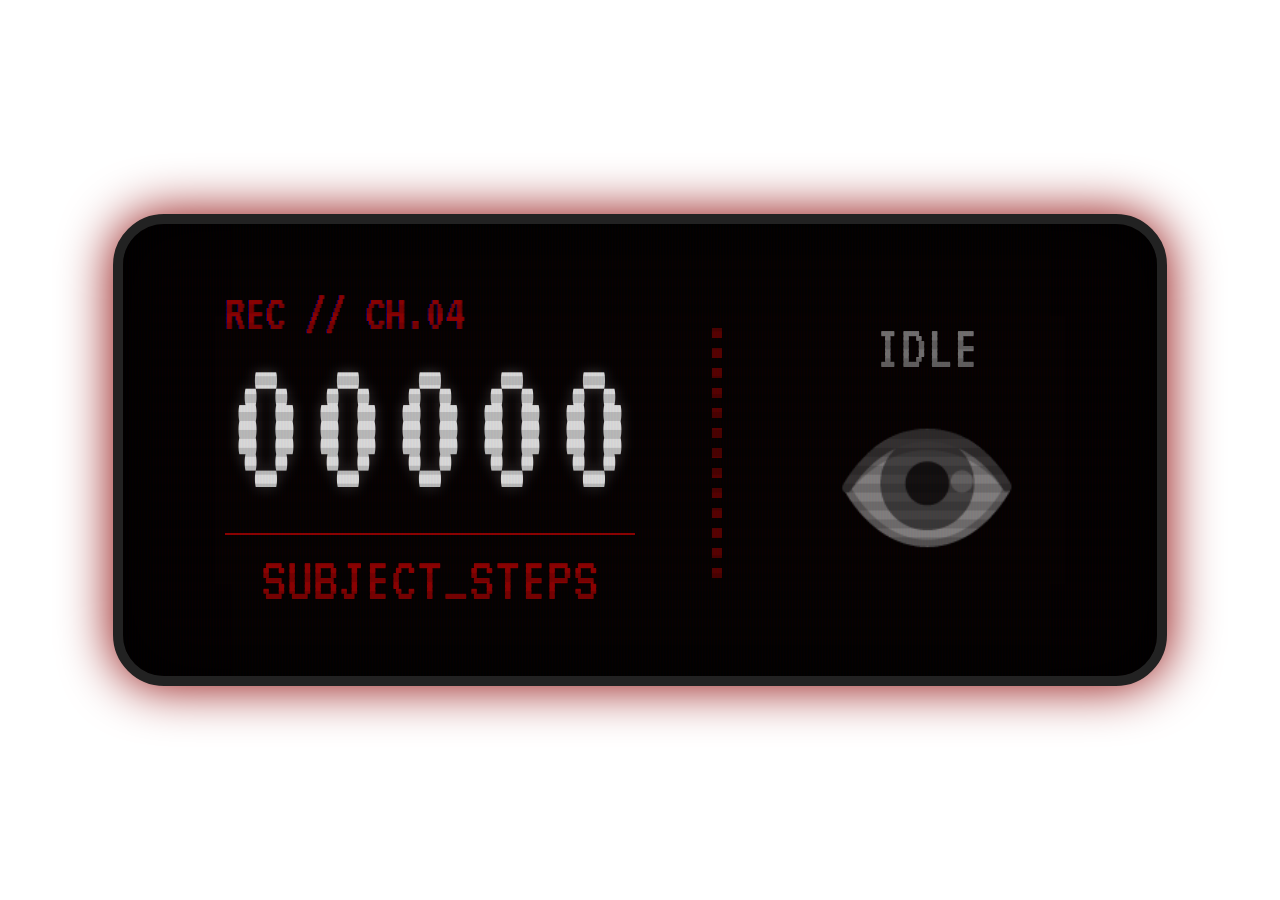
<file: docs/gallery/overlays/horror.html>
<!DOCTYPE html>
<!--
  Analog Nightmare Tracker (Accessible Edit)
  ════════════════════════════════════
  A visceral, CRT-themed horror overlay with reined-in
  visual noise for better stream readability.
-->
<html>

<head>
    <meta charset="UTF-8">

    <!-- GOOGLE FONTS: VT323 for that jagged, retro terminal aesthetic -->
    <link rel="preconnect" href="https://fonts.googleapis.com">
    <link id="gfont" rel="stylesheet" href="https://fonts.googleapis.com/css2?family=VT323&display=swap">

    <!-- META BLOCK -->
    <script id="stepstick-meta" type="application/json">
  {
    "name":        "Analog Nightmare",
    "description": "A visceral, glitchy CRT telemetry tracker (Accessible Edit).",
    "author":      "Gemini",
    "authorUrl":   "https://gemini.google.com"
  }
  </script>

    <!-- SCHEMA BLOCK -->
    <script id="stepstick-schema" type="application/json">
  [
    { "key": "bgColor",       "label": "The Void (BG)",        "type": "color",    "default": "#050000" },
    { "key": "textColor",     "label": "Terminal Text",        "type": "color",    "default": "#d9d9d9" },
    { "key": "accentColor",   "label": "Fresh Blood",          "type": "color",    "default": "#ff003c" },
    { "key": "dangerColor",   "label": "Visceral Glow",        "type": "color",    "default": "#8b0000" },
    { "key": "showScanlines", "label": "CRT Distortion",       "type": "checkbox", "default": true },
    { "key": "fontFamily",    "label": "Font",                 "type": "font",     "default": "VT323" },
    { "key": "iconStill",     "label": "Watching Icon",        "type": "icon",     "default": "👁️" },
    { "key": "iconWalk",      "label": "Lurking Icon",         "type": "icon",     "default": "🤫" },
    { "key": "iconRun",       "label": "Pumping Icon",         "type": "icon",     "default": "🫀" }
  ]
  </script>

    <!-- CONFIG BLOCK -->
    <script id="stepstick-config" type="application/json">{}</script>

    <!-- STEPSTICK SDK -->
    <script src="https://jhlwscom.github.io/stepstick/stepstick.js"></script>

    <style>
        /* CSS VARIABLES */
        :root {
            --bg: #050000;
            --text: #d9d9d9;
            --accent: #ff003c;
            --danger: #8b0000;
        }

        html {
            font-size: 4vw;
            width: 100%;
            height: 100%;
        }

        body {
            margin: 0;
            padding: 0;
            background: transparent;
            font-family: 'VT323', monospace;
            display: flex;
            align-items: center;
            justify-content: center;
            width: 100%;
            height: 100%;
            overflow: hidden;
            color: var(--text);
        }

        /* WIDGET CONTAINER - CRT Monitor Casing */
        .widget {
            position: relative;
            display: inline-flex;
            flex-direction: row;
            align-items: center;
            background: var(--bg);
            padding: 1.25rem 2rem;
            gap: 1.5rem;
            border: 0.2rem solid #222;
            border-radius: 1rem;
            box-shadow:
                inset 0 0 1.5rem rgba(0, 0, 0, 0.9),
                0 0 1rem var(--danger);
            overflow: hidden;
            transition: box-shadow 0.5s ease;
        }

        /* CRT SCANLINES & VIGNETTE */
        .scanlines {
            position: absolute;
            top: 0;
            left: 0;
            width: 100%;
            height: 100%;
            background: linear-gradient(rgba(18, 16, 16, 0) 50%,
                    rgba(0, 0, 0, 0.15) 50%), linear-gradient(90deg, rgba(255, 0, 0, 0.04), rgba(0, 255, 0, 0.01), rgba(0, 0, 255, 0.04));
            background-size: 100% 0.35rem, 3px 100%;
            pointer-events: none;
            z-index: 10;
            box-shadow: inset 0 0 1.5rem rgba(0, 0, 0, 0.8);
        }

        /* HUD METRICS & LAYOUT */
        .metric {
            display: flex;
            flex-direction: column;
            z-index: 2;
            position: relative;
        }

        .hud-title {
            font-size: 1rem;
            color: var(--danger);
            margin-bottom: 0.1rem;
            text-transform: uppercase;
            /* Subdued chromatic aberration for readability */
            text-shadow: 1px 0px 0px rgba(255, 0, 0, 0.4), -1px 0px 0px rgba(0, 0, 255, 0.4);
        }

        /* STEP COUNT WITH GLITCH FX */
        .step-value {
            font-size: 4rem;
            line-height: 0.8;
            color: var(--text);
            text-shadow: 0 0 0.25rem rgba(255, 255, 255, 0.2);
            min-width: 5ch;
        }

        .step-label {
            font-size: 1.25rem;
            color: var(--danger);
            text-transform: uppercase;
            margin-top: 0.5rem;
            border-top: 2px solid var(--danger);
            padding-top: 0.25rem;
            width: 100%;
            text-align: center;
        }

        /* DIVIDER */
        .divider {
            width: 0.2rem;
            height: 5rem;
            background: repeating-linear-gradient(0deg,
                    var(--danger),
                    var(--danger) 10px,
                    transparent 10px,
                    transparent 20px);
            opacity: 0.6;
            z-index: 2;
        }

        /* ACTIVITY STATUS AREA */
        .status-area {
            display: flex;
            flex-direction: column;
            align-items: center;
            justify-content: center;
            min-width: 5rem;
            z-index: 2;
        }

        .activity-text {
            font-size: 1.25rem;
            margin-bottom: 0.5rem;
            text-transform: uppercase;
            transition: color 0.3s ease;
        }

        .activity-icon {
            display: flex;
            align-items: center;
            justify-content: center;
            width: 3.5rem;
            height: 3.5rem;
            font-size: 3rem;
            line-height: 1;
            opacity: 0.5;
            filter: grayscale(100%);
            transition: filter 0.3s ease, opacity 0.3s ease;
        }

        .activity-icon img {
            width: 100%;
            height: 100%;
            object-fit: contain;
            display: block;
        }

        /* DYNAMIC STATES */
        .state-standby .activity-text {
            color: var(--text);
            opacity: 0.5;
        }

        .state-walk .activity-text {
            color: var(--accent);
            text-shadow: 2px 2px 0px rgba(0, 0, 0, 0.8);
        }

        .state-walk .activity-icon {
            opacity: 1;
            filter: drop-shadow(0 0 0.5rem var(--accent));
        }

        .state-run .activity-text {
            color: var(--accent);
            animation: glitch-text 0.2s infinite;
        }

        .state-run .activity-icon {
            opacity: 1;
            filter: drop-shadow(0 0 1rem var(--accent));
            animation: heartbeat 0.8s infinite;
        }

        .state-run.widget {
            box-shadow: inset 0 0 1.5rem rgba(255, 0, 60, 0.2), 0 0 1.5rem var(--accent);
            border-color: var(--danger);
        }

        /* BATTERY WARNING - VCR ERROR STYLE */
        .battery-warn {
            display: none;
            position: absolute;
            top: 50%;
            left: 50%;
            transform: translate(-50%, -50%);
            font-size: 2rem;
            color: white;
            background: blue;
            padding: 0.5rem 1rem;
            white-space: nowrap;
            z-index: 20;
            width: 100%;
            text-align: center;
            /* Slowed down for accessibility */
            animation: vcr-tracking 0.3s infinite;
        }

        .battery-warn.visible {
            display: block;
        }

        /* KEYFRAMES */
        @keyframes heartbeat {

            0%,
            100% {
                transform: scale(1);
            }

            15% {
                transform: scale(1.1);
            }

            30% {
                transform: scale(1);
            }

            45% {
                transform: scale(1.1);
            }
        }

        /* Reined-in glitch offset so numbers stay legible */
        @keyframes glitch-text {
            0% {
                transform: translate(0);
                text-shadow: -1px 0 rgba(255, 0, 60, 0.6), 1px 0 rgba(255, 255, 255, 0.4);
            }

            20% {
                transform: translate(-1px, 0.5px);
                text-shadow: 1px 0 rgba(255, 0, 60, 0.6), -1px 0 rgba(255, 255, 255, 0.4);
            }

            40% {
                transform: translate(-0.5px, -0.5px);
                text-shadow: -1px 0 rgba(255, 0, 60, 0.6), 1px 0 rgba(255, 255, 255, 0.4);
            }

            60% {
                transform: translate(1px, 0.5px);
                text-shadow: 1px 0 rgba(255, 0, 60, 0.6), -1px 0 rgba(255, 255, 255, 0.4);
            }

            80% {
                transform: translate(0.5px, -0.5px);
                text-shadow: -1px 0 rgba(255, 0, 60, 0.6), 1px 0 rgba(255, 255, 255, 0.4);
            }

            100% {
                transform: translate(0);
                text-shadow: 1px 0 rgba(255, 0, 60, 0.6), -1px 0 rgba(255, 255, 255, 0.4);
            }
        }

        /* Tighter vertical bounce so it doesn't cause eye strain */
        @keyframes vcr-tracking {
            0% {
                transform: translate(-50%, calc(-50% - 1px));
            }

            50% {
                transform: translate(-50%, calc(-50% + 1px));
            }

            100% {
                transform: translate(-50%, calc(-50% - 1px));
            }
        }

        /* DISCONNECTED STATE */
        body.is-disconnected .widget {
            opacity: 0.5;
            filter: contrast(120%) sepia(80%) hue-rotate(-30deg);
            transition: all 1s steps(5);
        }

        body.is-connected .widget {
            opacity: 1;
            filter: none;
            transition: all 0.3s ease;
        }
    </style>
</head>

<body>

    <div class="widget state-standby" id="widget">
        <!-- CRT Scanlines -->
        <div class="scanlines" id="scanlines"></div>

        <!-- Step Count Panel -->
        <div class="metric">
            <div class="hud-title">REC // CH.04</div>
            <div class="step-value" id="steps">00000</div>
            <div class="step-label">SUBJECT_STEPS</div>
        </div>

        <div class="divider" id="divider"></div>

        <!-- Activity Status Panel -->
        <div class="status-area" id="activity-wrap">
            <div class="activity-text" id="activity-text">IDLE</div>
            <div class="activity-icon" id="activity">👁️</div>
        </div>

        <!-- VCR Battery Warning -->
        <div class="battery-warn" id="battery-warn">NO SIGNAL - LOW PWR</div>
    </div>

    <script>
        function bool(v, def) {
            if (v === undefined || v === null) return def !== undefined ? def : true;
            if (typeof v === 'boolean') return v;
            return v !== 'false' && v !== '0' && v !== '';
        }

        var overlay = new StepStick();
        var lastFont = '';

        function applyConfig() {
            var bg = overlay.config('bgColor') || '#050000';
            var text = overlay.config('textColor') || '#d9d9d9';
            var accent = overlay.config('accentColor') || '#ff003c';
            var danger = overlay.config('dangerColor') || '#8b0000';
            var font = overlay.config('fontFamily') || 'VT323';
            var scanOn = bool(overlay.config('showScanlines'), true);

            var root = document.documentElement;
            root.style.setProperty('--bg', bg);
            root.style.setProperty('--text', text);
            root.style.setProperty('--accent', accent);
            root.style.setProperty('--danger', danger);

            document.body.style.fontFamily = "'" + font + "', monospace";

            if (font !== lastFont) {
                lastFont = font;
                document.getElementById('gfont').href =
                    'https://fonts.googleapis.com/css2?family=' +
                    encodeURIComponent(font) + '&display=swap';
            }

            document.getElementById('scanlines').style.display = scanOn ? 'block' : 'none';
        }

        applyConfig();

        var ICON_KEYS = ['iconStill', 'iconWalk', 'iconRun'];
        var ICON_DEFAULTS = ['👁️', '🤫', '🫀'];
        var TEXT_STATES = ['IDLE', 'LURKING', 'PUMPING'];

        function resolveIcon(state) {
            var custom = (overlay.config(ICON_KEYS[state]) || '').trim();
            return custom || ICON_DEFAULTS[state];
        }

        function renderIcon(el, state) {
            var icon = resolveIcon(state);
            if (icon.startsWith('http')) {
                el.innerHTML = '<img src="' + icon + '" alt="">';
            } else {
                el.textContent = icon;
            }
        }

        var lastState = 0;

        overlay.on('config', function () {
            renderIcon(document.getElementById('activity'), lastState);
            applyConfig();
        });

        overlay.on('telemetry', function (data) {

            if (data.steps !== undefined) {
                document.getElementById('steps').textContent = String(data.steps).padStart(5, '0');

                // Minor, accessible glitch triggered on step update
                if (Math.random() > 0.8) {
                    var stepEl = document.getElementById('steps');
                    stepEl.style.animation = 'none';
                    void stepEl.offsetWidth; // trigger reflow
                    stepEl.style.animation = 'glitch-text 0.2s 1';
                }
            }

            if (data.state !== undefined) {
                lastState = data.state;

                var widget = document.getElementById('widget');
                widget.classList.remove('state-standby', 'state-walk', 'state-run');

                document.getElementById('activity-text').textContent = TEXT_STATES[data.state] || '???';

                var el = document.getElementById('activity');

                if (data.state === 0) {
                    widget.classList.add('state-standby');
                } else if (data.state === 1) {
                    widget.classList.add('state-walk');
                } else if (data.state === 2) {
                    widget.classList.add('state-run');
                }

                renderIcon(el, data.state);
            }

            if (data.battery !== undefined) {
                document.getElementById('battery-warn').classList.toggle('visible', data.battery <= 15);
            }

        });
    </script>
</body>

</html>
</file>
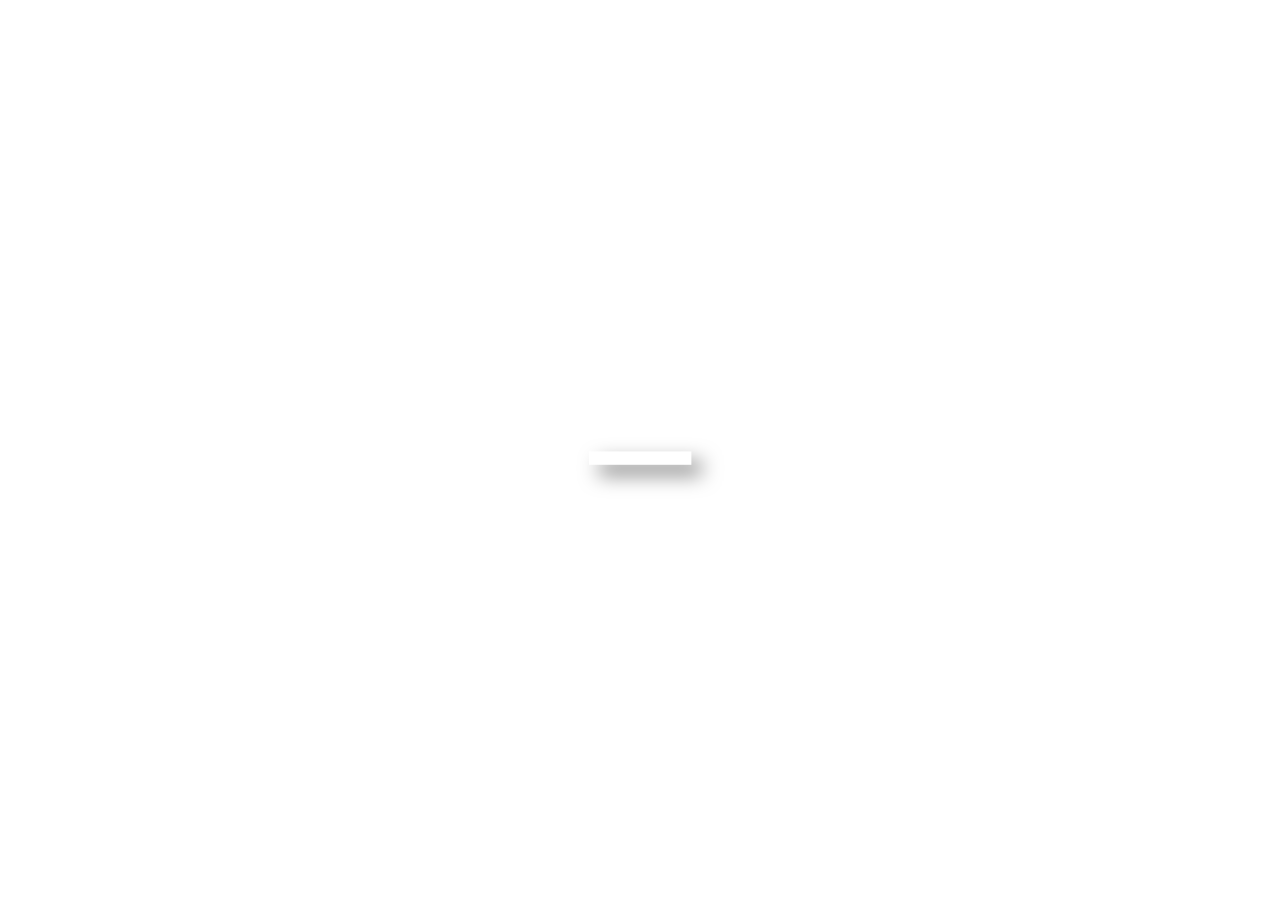
<file: docs/gallery/overlays/simple.html>
<!DOCTYPE html>
<html>
<head>
  <meta charset="UTF-8">

  <script id="stepstick-meta" type="application/json">
  {"name":"Simple Counter","description":"Just the number — font & colour","author":"jhlws","authorUrl":"https://github.com/jhlwscom"}
  </script>

  <script id="stepstick-schema" type="application/json">
  [
    {"key":"color",      "label":"Text Color",  "type":"color",    "default":"#ffffff"},
    {"key":"fontFamily", "label":"Font", "type":"font", "default":"Inter"},
    {"key":"shadow",     "label":"Text Shadow", "type":"checkbox", "default":true}
  ]
  </script>

  <script id="stepstick-config" type="application/json">{}</script>

  <!-- Google Fonts: updated dynamically when fontFamily config changes -->
  <link id="gfont" rel="stylesheet" href="https://fonts.googleapis.com/css2?family=Inter:wght@800&display=swap">

  <script src="https://jhlwscom.github.io/stepstick/stepstick.js"></script>

  <style>
    html, body {
      width: 100%;
      height: 100%;
      margin: 0;
      padding: 0;
      background: transparent;
      display: flex;
      align-items: center;
      justify-content: center;
      overflow: hidden;
    }

    #counter {
      font-size: 8vw;
      font-weight: 800;
      line-height: 1;
      white-space: nowrap;
      font-family: 'Inter', sans-serif;
      color: #ffffff;
      text-shadow: 0.1em 0.1em 0.2em rgba(0, 0, 0, 0.5);
      transition: color 0.3s, text-shadow 0.3s;
    }

    body.is-disconnected #counter { opacity: 0.4; transition: opacity 1s ease; }
    body.is-connected    #counter { opacity: 1;   transition: opacity 0.3s ease; }
  </style>
</head>
<body>
  <div id="counter">—</div>

  <script>
    function bool(v, def) {
      if (v === undefined || v === null) return def !== undefined ? def : true;
      if (typeof v === 'boolean') return v;
      return v !== 'false' && v !== '0' && v !== '';
    }

    var overlay = new StepStick();
    var gfont   = document.getElementById('gfont');
    var counter = document.getElementById('counter');
    var lastFont = '';

    function applyConfig() {
      var color  = overlay.config('color')      || '#ffffff';
      var font   = (overlay.config('fontFamily') || 'Inter').trim();
      var shadow = bool(overlay.config('shadow'), true);

      counter.style.color      = color;
      counter.style.textShadow = shadow ? '0.1em 0.1em 0.2em rgba(0,0,0,0.5)' : 'none';

      if (font !== lastFont) {
        lastFont = font;
        counter.style.fontFamily = "'" + font + "', sans-serif";
        gfont.href = 'https://fonts.googleapis.com/css2?family=' +
                     encodeURIComponent(font) + ':wght@400;700;800&display=swap';
      }
    }

    applyConfig();
    overlay.on('config', applyConfig);

    overlay.on('telemetry', function (data) {
      if (data.steps !== undefined) {
        counter.textContent = data.steps;
      }
    });
  </script>
</body>
</html>
</file>
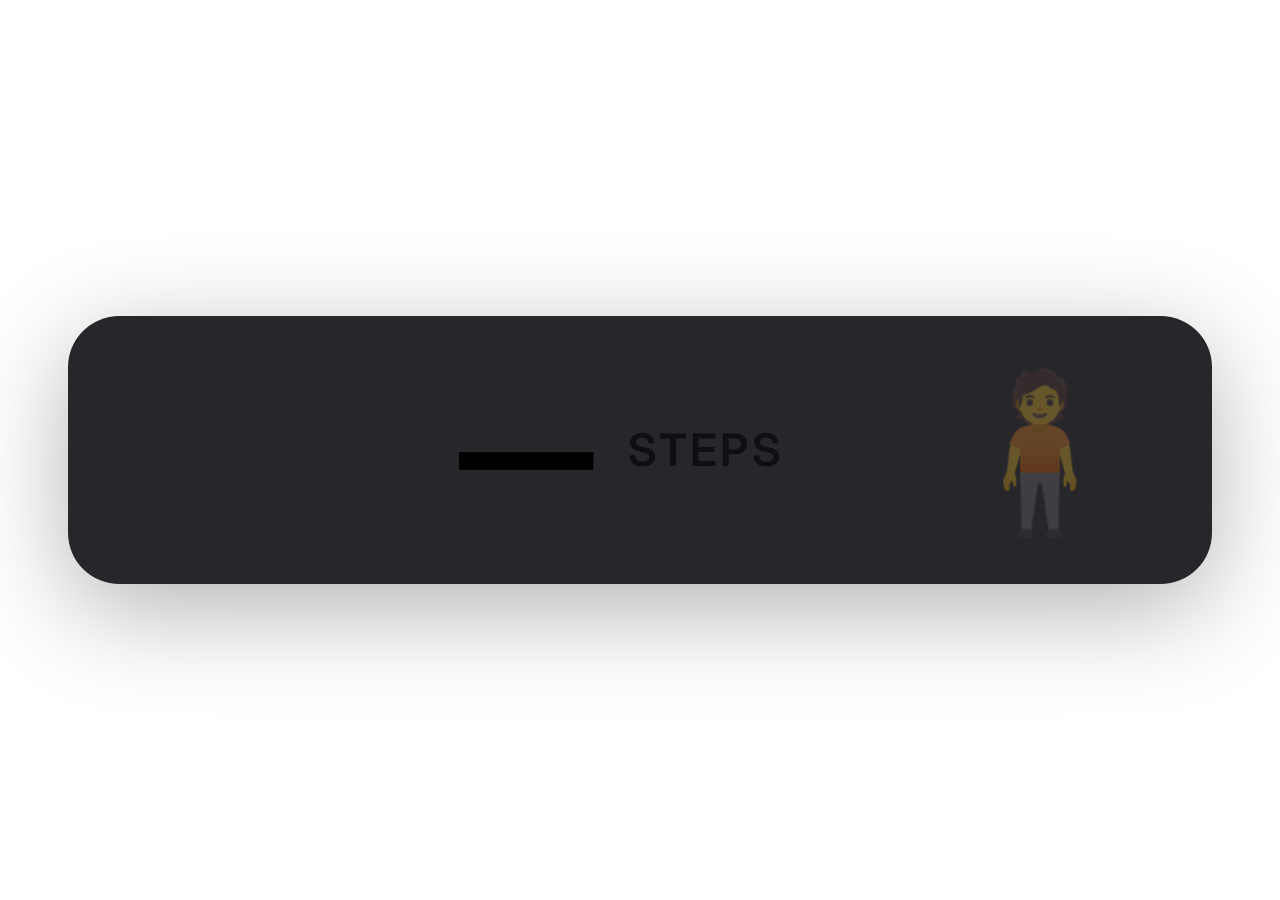
<file: docs/gallery/overlays/standard.html>
<!DOCTYPE html>
<html>
<head>
  <meta charset="UTF-8">
  <link rel="preconnect" href="https://fonts.googleapis.com">
  <link id="gfont" rel="stylesheet" href="https://fonts.googleapis.com/css2?family=Inter:wght@400;600;700;800&display=swap">

  <script id="stepstick-meta" type="application/json">
  {"name":"Standard HUD","description":"Step counter with activity icon","author":"jhlws","authorUrl":"https://github.com/jhlwscom"}
  </script>

  <script id="stepstick-schema" type="application/json">
  [
    {"key":"bgColor",      "label":"Background",          "type":"color",    "default":"#0f0f14"},
    {"key":"textColor",    "label":"Text Color",           "type":"color",    "default":"#ffffff"},
    {"key":"walkColor",    "label":"Walk Glow",            "type":"color",    "default":"#00ffcc"},
    {"key":"runColor",     "label":"Run Glow",             "type":"color",    "default":"#ff4444"},
    {"key":"glow",         "label":"Active Glow Effect",   "type":"checkbox", "default":true},
    {"key":"greyscale",    "label":"Greyscale Icons",      "type":"checkbox", "default":true},
    {"key":"showActivity", "label":"Show Activity Icon",   "type":"checkbox", "default":true},
    {"key":"fontFamily",   "label":"Font",                      "type":"font", "default":"Inter"},
    {"key":"iconStill",    "label":"Still Icon", "type":"icon", "default":""},
    {"key":"iconWalk",     "label":"Walk Icon",  "type":"icon", "default":""},
    {"key":"iconRun",      "label":"Run Icon",   "type":"icon", "default":""}
  ]
  </script>

  <script id="stepstick-config" type="application/json">{}</script>

  <script src="https://jhlwscom.github.io/stepstick/stepstick.js"></script>

  <style>
    html { font-size: 4vw; width: 100%; height: 100%; }

    body {
      margin: 0;
      padding: 0;
      background: transparent;
      font-family: 'Inter', sans-serif;
      display: flex;
      align-items: center;
      justify-content: center;
      width: 100%;
      height: 100%;
      overflow: hidden;
    }

    .widget {
      display: inline-flex;
      flex-direction: row;
      align-items: center;
      background: #0f0f14e6; /* fallback; overridden by applyConfig() */
      border-radius: 1rem;
      box-shadow: 0 0.5rem 2rem rgba(0,0,0,0.3);
      padding: 0.75rem 1.5rem;
      gap: 1.5rem;
    }

    .metric { display: flex; align-items: center; gap: 0.75rem; }

    .step-value {
      font-size: 2.625rem;
      font-weight: 800;
      letter-spacing: -0.0625rem;
      line-height: 1;
      font-variant-numeric: tabular-nums;
      min-width: 5ch;
      text-align: right;
    }

    .step-label {
      font-size: 0.875rem;
      font-weight: 600;
      text-transform: uppercase;
      letter-spacing: 0.0625rem;
      opacity: 0.6;
    }

    .divider {
      width: 0.125rem;
      height: 2.5rem;
      opacity: 0.1;
      border-radius: 0.125rem;
    }

    .activity-icon {
      display: flex;
      align-items: center;
      justify-content: center;
      width: 3.75rem;
      height: 3.75rem;
      font-size: 3rem;
      line-height: 1;
      opacity: 0.3;
      transition: filter 0.3s ease, opacity 0.3s ease;
      transform: translateZ(0);
      will-change: filter;
      flex-shrink: 0;
    }

    .activity-icon img {
      width: 100%;
      height: 100%;
      object-fit: contain;
      transform: translateZ(0);
      display: block;
    }

    .activity-icon.active { opacity: 1; }

    .battery-warn {
      display: none;
      align-items: center;
      gap: 0.375rem;
      font-size: 0.875rem;
      font-weight: 800;
      color: #ff4444;
      background: rgba(255,68,68,0.15);
      padding: 0.375rem 0.75rem;
      border-radius: 0.5rem;
      animation: pulse 2s infinite;
    }
    .battery-warn.visible { display: flex; }

    @keyframes pulse { 0%,100% { opacity:1; } 50% { opacity:0.5; } }

    /* Disconnected state: fade widget so the drop-out is visible without a reload */
    body.is-disconnected .widget { opacity: 0.4; transition: opacity 1s ease; }
    body.is-connected    .widget { opacity: 1;   transition: opacity 0.3s ease; }

    /* Dynamic filter rules are written here by applyConfig() */
    #dyn {}
  </style>

  <style id="dyn"></style>
</head>
<body>
  <div class="widget" id="widget">
    <div class="metric">
      <div class="step-value" id="steps">—</div>
      <div class="step-label" id="step-label">Steps</div>
    </div>
    <div class="divider" id="divider"></div>
    <div class="metric" id="activity-wrap">
      <div class="activity-icon" id="activity">🧍</div>
    </div>
    <div class="battery-warn" id="battery-warn">🪫</div>
  </div>

  <script>
    function bool(v, def) {
      if (v === undefined || v === null) return def !== undefined ? def : true;
      if (typeof v === 'boolean') return v;
      return v !== 'false' && v !== '0' && v !== '';
    }

    var overlay  = new StepStick();
    var lastFont = '';

    function applyConfig() {
      var bg       = overlay.config('bgColor')     || '#0f0f14';
      var text     = overlay.config('textColor')   || '#ffffff';
      var walk     = overlay.config('walkColor')   || '#00ffcc';
      var run      = overlay.config('runColor')    || '#ff4444';
      var font     = overlay.config('fontFamily')  || 'Inter';
      var glow     = bool(overlay.config('glow'),         true);
      var grey     = bool(overlay.config('greyscale'),    true);
      var showAct  = bool(overlay.config('showActivity'), true);

      var w = document.getElementById('widget');
      w.style.background  = bg + 'e6';
      w.style.color       = text;
      w.style.fontFamily  = "'" + font + "', sans-serif";

      if (font !== lastFont) {
        lastFont = font;
        document.getElementById('gfont').href =
          'https://fonts.googleapis.com/css2?family=' +
          encodeURIComponent(font) + ':wght@400;600;700;800&display=swap';
      }

      document.getElementById('divider').style.background      = text;
      document.getElementById('step-label').style.color        = text;
      document.getElementById('divider').style.display         = showAct ? '' : 'none';
      document.getElementById('activity-wrap').style.display   = showAct ? '' : 'none';

      var stillFilter = grey ? 'grayscale(100%)' : 'none';
      var greyPrefix  = grey ? 'grayscale(0%) ' : '';
      var walkFilter  = glow ? greyPrefix + 'drop-shadow(0 0 0.5rem ' + walk + ')' : (grey ? 'grayscale(0%)' : 'none');
      var runFilter   = glow ? greyPrefix + 'drop-shadow(0 0 0.5rem ' + run  + ')' : (grey ? 'grayscale(0%)' : 'none');

      document.getElementById('dyn').textContent =
        '.activity-icon            { filter: ' + stillFilter + '; }\n' +
        '.activity-icon.active-walk { filter: ' + walkFilter  + '; }\n' +
        '.activity-icon.active-run  { filter: ' + runFilter   + '; }\n';
    }

    applyConfig();

    var ICON_KEYS     = ['iconStill', 'iconWalk', 'iconRun'];
    var ICON_DEFAULTS = ['🧍', '🚶', '🏃'];

    function resolveIcon(state) {
      var custom = (overlay.config(ICON_KEYS[state]) || '').trim();
      return custom || ICON_DEFAULTS[state] || ICON_DEFAULTS[0];
    }

    function renderIcon(el, state) {
      var icon = resolveIcon(state);
      if (icon.startsWith('http')) {
        el.innerHTML = '<img src="' + icon + '" alt="">';
      } else {
        el.textContent = icon;
      }
    }

    var lastState = 0;

    overlay.on('config', function () {
      renderIcon(document.getElementById('activity'), lastState);
      applyConfig();
    });

    overlay.on('telemetry', function (data) {
      if (data.steps !== undefined) {
        document.getElementById('steps').textContent = data.steps;
      }

      if (data.state !== undefined) {
        lastState = data.state;
        var el = document.getElementById('activity');
        el.className = 'activity-icon';
        if (data.state === 1)      { el.classList.add('active', 'active-walk'); }
        else if (data.state === 2) { el.classList.add('active', 'active-run'); }
        renderIcon(el, data.state);
      }

      if (data.battery !== undefined) {
        document.getElementById('battery-warn').classList.toggle('visible', data.battery <= 15);
      }
    });
  </script>
</body>
</html>
</file>
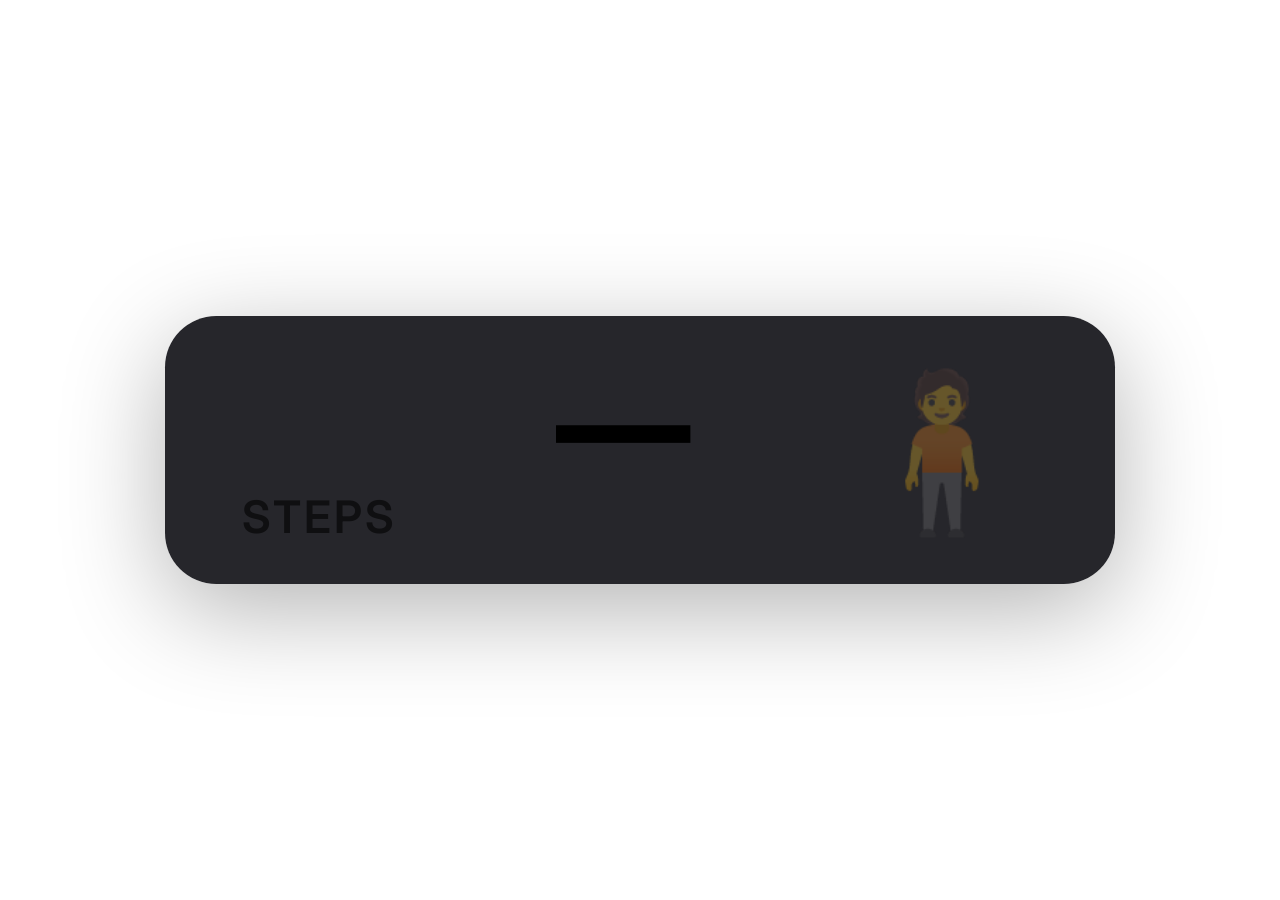
<file: docs/gallery/overlays/template.html>
<!DOCTYPE html>
<!--
  StepStick Overlay — starter template
  ════════════════════════════════════
  A fully-working overlay you can edit, preview, and use as a Browser Source
  in OBS / Streamlabs.  Every section below has comments explaining what it does
  and how to change it.

  QUICK START
  ───────────
  1. Edit the code in the gallery editor and watch the preview update live.
  2. Use the Configure tab to test your config fields interactively.
  3. Click "Download Overlay" and add it as a Browser Source in OBS.
     Recommended starting size: 400 × 150 px.

  FILE STRUCTURE
  ──────────────
  ① stepstick-meta   — name / description / author shown in the gallery
  ② stepstick-schema — config fields the gallery turns into a live form
  ③ stepstick-config — baked config values (filled automatically on download)
  ④ <style>          — your overlay's visual design
  ⑤ <body>           — your overlay's HTML elements
  ⑥ <script>         — your overlay's logic (connects to the device via the SDK)
-->
<html>
<head>
  <meta charset="UTF-8">

  <!--
    ① GOOGLE FONTS ─────────────────────────────────────────────────────────
    Replace "Inter" with any Google Font name you like.
    The id="gfont" attribute lets the gallery's font picker swap this link
    in real-time — keep that id if you want the font field type to work.
    Remove this block entirely if you prefer a system font.
  -->
  <link rel="preconnect" href="https://fonts.googleapis.com">
  <link id="gfont" rel="stylesheet"
    href="https://fonts.googleapis.com/css2?family=Inter:wght@400;600;700;800&display=swap">

  <!--
    ② META BLOCK ──────────────────────────────────────────────────────────
    Displayed in the gallery sidebar and author credit strip.
    Update all four values to describe your overlay.
  -->
  <script id="stepstick-meta" type="application/json">
  {
    "name":        "My Overlay",
    "description": "A short description shown in the gallery",
    "author":      "yourname",
    "authorUrl":   "https://github.com/yourhandle"
  }
  </script>

  <!--
    ③ SCHEMA BLOCK ────────────────────────────────────────────────────────
    Defines the config fields shown in the gallery's Configure panel (and
    in the Configure tab when editing here).  The gallery builds a live form
    from this JSON and delivers changes to your overlay via postMessage —
    no page reload needed.

    SUPPORTED FIELD TYPES
    ─────────────────────
    "color"    — colour picker  → value is a CSS colour string e.g. "#00ffcc"
    "checkbox" — toggle switch  → value is true or false
    "font"     — font picker    → value is a Google Font family name e.g. "Orbitron"
    "text"     — free text box  → value is any string
    "icon"     — text box + 7TV emote picker button
                 → value is an emoji e.g. "🏃" OR an https:// image URL

    REQUIRED PROPERTIES ON EACH FIELD
    ──────────────────────────────────
    "key"     — identifier; read in JS with overlay.config("key")
    "label"   — human-readable label shown next to the input
    "type"    — one of the types above
    "default" — value used before the user changes anything

    TO ADD A FIELD   — copy any object below, change key/label/type/default
    TO REMOVE A FIELD — delete the whole object (and the trailing comma if needed)

    TIP: after editing this block, switch to the Configure tab to see the
    generated form and test your new fields live.
  -->
  <script id="stepstick-schema" type="application/json">
  [
    { "key": "bgColor",      "label": "Background",         "type": "color",    "default": "#0f0f14" },
    { "key": "textColor",    "label": "Text Color",          "type": "color",    "default": "#ffffff" },
    { "key": "accentColor",  "label": "Accent / Glow",       "type": "color",    "default": "#00ffcc" },
    { "key": "showActivity", "label": "Show Activity Icon",  "type": "checkbox", "default": true },
    { "key": "fontFamily",   "label": "Font",                "type": "font",     "default": "Inter" },
    { "key": "iconStill",    "label": "Still Icon",          "type": "icon",     "default": "" },
    { "key": "iconWalk",     "label": "Walk Icon",           "type": "icon",     "default": "" },
    { "key": "iconRun",      "label": "Run Icon",            "type": "icon",     "default": "" }
  ]
  </script>

  <!--
    ④ CONFIG BLOCK ────────────────────────────────────────────────────────
    When a user downloads this overlay, the gallery injects their chosen
    config values here as JSON.  Leave this exactly as-is.
  -->
  <script id="stepstick-config" type="application/json">{}</script>

  <!--
    ⑤ STEPSTICK SDK ───────────────────────────────────────────────────────
    Must appear before your own <script> block.  Provides the StepStick class
    that connects to your device over WebSocket and fires telemetry events.
    Do not change this URL.
  -->
  <script src="https://jhlwscom.github.io/stepstick/stepstick.js"></script>

  <style>
    /*
      RESPONSIVE SIZING
      ─────────────────
      Setting font-size on <html> as a vw value makes everything you size in
      rem / em scale automatically with the Browser Source dimensions in OBS.

      Rule of thumb: font-size: Xvw means 1rem = X% of the source width.
      At 4vw on a 400 px-wide source → 1rem = 16 px.
      Halve the source width and all rem-based sizes halve too — no breakpoints.

      Adjust the coefficient until the overlay looks right at your target size.
    */
    html { font-size: 4vw; width: 100%; height: 100%; }

    /*
      BODY
      ────
      background: transparent is required — OBS composites your overlay on
      top of the game capture.  Any non-transparent background blocks the scene.

      The flex layout centres the widget inside the Browser Source rectangle.
    */
    body {
      margin: 0;
      padding: 0;
      background: transparent;
      font-family: 'Inter', sans-serif;
      display: flex;
      align-items: center;
      justify-content: center;
      width: 100%;
      height: 100%;
      overflow: hidden;
    }

    /*
      WIDGET CONTAINER
      ────────────────
      The coloured pill that wraps your data.  background and color are both
      overridden at runtime by applyConfig() so the gallery colour pickers
      work live without a reload.

      The `e6` hex suffix appended to background colours = ~90% opacity,
      making the widget readable while letting a hint of the scene show through.
      Change to `ff` for fully opaque or `99` for ~60% opacity.
    */
    .widget {
      display: inline-flex;
      flex-direction: row;
      align-items: center;
      background: #0f0f14e6;      /* fallback — applyConfig() overrides this */
      border-radius: 1rem;
      box-shadow: 0 0.5rem 2rem rgba(0, 0, 0, 0.3);
      padding: 0.75rem 1.5rem;
      gap: 1.5rem;
    }

    /*
      STEP COUNT
      ──────────
      font-variant-numeric: tabular-nums keeps all digit characters the same
      width so the counter doesn't shift layout as the number increases.
      min-width: 5ch reserves space for five digits from the start so nothing
      jumps when you go from 9,999 to 10,000.
    */
    .step-value {
      font-size: 2.625rem;
      font-weight: 800;
      letter-spacing: -0.0625rem;
      line-height: 1;
      font-variant-numeric: tabular-nums;
      min-width: 5ch;
      text-align: right;
    }

    /* "STEPS" label beneath/beside the count */
    .step-label {
      font-size: 0.875rem;
      font-weight: 600;
      text-transform: uppercase;
      letter-spacing: 0.0625rem;
      opacity: 0.6;
    }

    /* Thin vertical separator — background colour is set to textColor by applyConfig() */
    .divider {
      width: 0.125rem;
      height: 2.5rem;
      opacity: 0.1;
      border-radius: 0.125rem;
    }

    /*
      ACTIVITY ICON
      ─────────────
      Shows still / walking / running states via opacity + CSS filter.

      Starts dim (opacity: 0.3) when the user is still.  The JS adds `.active`
      when walking or running, which brings it to full opacity.  The walk/run
      glow filter rules are written dynamically by applyConfig() into
      <style id="dyn"> — see the comment on that element below.

      transform: translateZ(0) and will-change: filter force a GPU compositing
      layer, which prevents the drop-shadow filter transition from causing
      layout jank on lower-end systems.
    */
    .activity-icon {
      display: flex;
      align-items: center;
      justify-content: center;
      width: 3.75rem;
      height: 3.75rem;
      font-size: 3rem;
      line-height: 1;
      opacity: 0.3;
      transition: filter 0.3s ease, opacity 0.3s ease;
      transform: translateZ(0);
      will-change: filter;
      flex-shrink: 0;
    }
    /* When the icon value is an image URL, renderIcon() injects an <img> here */
    .activity-icon img {
      width: 100%;
      height: 100%;
      object-fit: contain;
      transform: translateZ(0);
      display: block;
    }
    .activity-icon.active { opacity: 1; }

    /*
      BATTERY WARNING
      ───────────────
      Hidden (display: none) by default.  The JS toggles `.visible` when
      battery ≤ 15%, revealing the pulsing warning badge.
      Adjust the threshold in the telemetry handler below.
    */
    .battery-warn {
      display: none;
      align-items: center;
      gap: 0.375rem;
      font-size: 0.875rem;
      font-weight: 800;
      color: #ff4444;
      background: rgba(255, 68, 68, 0.15);
      padding: 0.375rem 0.75rem;
      border-radius: 0.5rem;
      animation: pulse 2s infinite;
    }
    .battery-warn.visible { display: flex; }

    @keyframes pulse { 0%, 100% { opacity: 1; } 50% { opacity: 0.5; } }

    /*
      DISCONNECTED STATE
      ──────────────────
      StepStick adds `is-disconnected` or `is-connected` to <body> as the
      WebSocket connection changes.  Fading the widget makes drop-outs obvious
      without needing a visible error message.
    */
    body.is-disconnected .widget { opacity: 0.4; transition: opacity 1s ease; }
    body.is-connected    .widget { opacity: 1;   transition: opacity 0.3s ease; }

    /*
      DYNAMIC STYLE ELEMENT
      ─────────────────────
      applyConfig() writes CSS rules for the activity icon's glow effect into
      this <style> element at runtime.  Replacing a whole CSS block is simpler
      than juggling individual inline styles when the filter string is complex.
      Leave this empty element here — do not remove it.
    */
  </style>
  <style id="dyn"></style>
</head>
<body>

  <!--
    WIDGET HTML
    ───────────
    The IDs on #steps, #activity, and #battery-warn are read by the JS below —
    keep them.  Everything else (class names, structure, extra elements) is
    yours to change freely.
  -->
  <div class="widget" id="widget">

    <!-- Step count -->
    <div class="metric">
      <div class="step-value" id="steps">—</div>
      <div class="step-label" id="step-label">Steps</div>
    </div>

    <!-- Thin vertical separator (hidden when "Show Activity Icon" is off) -->
    <div class="divider" id="divider"></div>

    <!-- Activity icon area: still / walking / running -->
    <div class="metric" id="activity-wrap">
      <div class="activity-icon" id="activity">🧍</div>
    </div>

    <!-- Low-battery badge (visible at ≤ 15%) -->
    <div class="battery-warn" id="battery-warn">🪫</div>

  </div>

  <script>
    /*
      BOOL HELPER
      ───────────
      overlay.config() always returns a string (or undefined).  This helper
      coerces those values to real booleans so you can write:
        bool(overlay.config('showActivity'), true)
      instead of manually comparing strings like "false" or "0".
    */
    function bool(v, def) {
      if (v === undefined || v === null) return def !== undefined ? def : true;
      if (typeof v === 'boolean') return v;
      return v !== 'false' && v !== '0' && v !== '';
    }

    /*
      SDK INITIALISATION
      ──────────────────
      new StepStick() reads the stepstick-config block, connects to your device
      over WebSocket, and sets up the event system.  Keep it at the top of
      your script and assign it to `overlay`.
    */
    var overlay  = new StepStick();
    var lastFont = '';   /* tracks last loaded font to skip redundant requests */

    /*
      applyConfig()
      ─────────────
      Reads all config values at once and applies them to the DOM.
      Called once on load (picks up baked or default values) and again on
      every 'config' event (gallery sends an update or saved file is imported).

      Pattern: read everything up front, then apply — avoids calling
      overlay.config() scattered through multiple handlers.
    */
    function applyConfig() {
      var bg      = overlay.config('bgColor')      || '#0f0f14';
      var text    = overlay.config('textColor')    || '#ffffff';
      var accent  = overlay.config('accentColor')  || '#00ffcc';
      var font    = overlay.config('fontFamily')   || 'Inter';
      var showAct = bool(overlay.config('showActivity'), true);

      var w = document.getElementById('widget');
      w.style.background = bg + 'e6';   /* e6 ≈ 90% opacity */
      w.style.color      = text;
      w.style.fontFamily = "'" + font + "', sans-serif";

      /*
        Only update the Google Fonts link when the font name actually changes.
        Touching the href on every config event would fire a new network request
        and flash unstyled text each time any other setting changes.
      */
      if (font !== lastFont) {
        lastFont = font;
        document.getElementById('gfont').href =
          'https://fonts.googleapis.com/css2?family=' +
          encodeURIComponent(font) + ':wght@400;600;700;800&display=swap';
      }

      document.getElementById('divider').style.background    = text;
      document.getElementById('step-label').style.color      = text;
      document.getElementById('divider').style.display       = showAct ? '' : 'none';
      document.getElementById('activity-wrap').style.display = showAct ? '' : 'none';

      /*
        Write filter CSS into #dyn for the activity-icon glow.
        Three rules cover the three states: still (grayscale), walking, running.

        TO CUSTOMISE: adjust the drop-shadow radius or colour.
        TO USE SEPARATE WALK/RUN COLOURS: add "walkColor" and "runColor" fields
        to the schema and read them separately here.
      */
      document.getElementById('dyn').textContent =
        '.activity-icon             { filter: grayscale(100%); }\n' +
        '.activity-icon.active-walk { filter: grayscale(0%) drop-shadow(0 0 0.5rem ' + accent + '); }\n' +
        '.activity-icon.active-run  { filter: grayscale(0%) drop-shadow(0 0 0.75rem ' + accent + '); }\n';
    }

    applyConfig();   /* apply defaults immediately so the overlay looks right before any data arrives */

    /*
      ICON HELPERS
      ────────────
      Icon config values can be:
        • an emoji character  e.g. "🚶"         → rendered as textContent
        • an https:// image URL e.g. "https://…" → rendered as <img>

      ICON_DEFAULTS — fallback icons used when the user hasn't set a custom one.
      Indices match activity states: 0 = still, 1 = walking, 2 = running.
    */
    var ICON_KEYS     = ['iconStill', 'iconWalk', 'iconRun'];
    var ICON_DEFAULTS = ['🧍', '🚶', '🏃'];

    function resolveIcon(state) {
      var custom = (overlay.config(ICON_KEYS[state]) || '').trim();
      return custom || ICON_DEFAULTS[state];
    }

    function renderIcon(el, state) {
      var icon = resolveIcon(state);
      if (icon.startsWith('http')) {
        el.innerHTML = '<img src="' + icon + '" alt="">';
      } else {
        el.textContent = icon;
      }
    }

    var lastState = 0;

    /*
      CONFIG EVENT
      ────────────
      Fires when the gallery sends postMessage({ action: 'batch_update' }) —
      i.e. whenever the user changes a setting in the Configure panel, or
      imports a previously saved overlay file.

      Re-run applyConfig() in full each time — it's cheap.
    */
    overlay.on('config', function () {
      renderIcon(document.getElementById('activity'), lastState);
      applyConfig();
    });

    /*
      TELEMETRY EVENT
      ───────────────
      Fires each time the device sends a data packet over WebSocket.

      AVAILABLE FIELDS on the data object:
        data.steps   — cumulative step count since last device reboot (integer ≥ 0)
        data.state   — activity state:  0 = still,  1 = walking,  2 = running
        data.battery — battery percentage 0–100 (integer); may be absent initially

      Not every packet includes every field — always guard with `!== undefined`.
    */
    overlay.on('telemetry', function (data) {

      /* Update step counter */
      if (data.steps !== undefined) {
        document.getElementById('steps').textContent = data.steps;
      }

      /*
        Update activity icon.
        Pattern: clear all state classes first, then add the correct one.
        The active-walk and active-run classes are targeted by the CSS in #dyn.
      */
      if (data.state !== undefined) {
        lastState = data.state;
        var el = document.getElementById('activity');
        el.className = 'activity-icon';                          /* reset walk/run classes */
        if      (data.state === 1) { el.classList.add('active', 'active-walk'); }
        else if (data.state === 2) { el.classList.add('active', 'active-run');  }
        renderIcon(el, data.state);
      }

      /*
        Show battery warning when charge is at or below 15%.
        Adjust the threshold (15) to taste.
      */
      if (data.battery !== undefined) {
        document.getElementById('battery-warn').classList.toggle('visible', data.battery <= 15);
      }

    });
  </script>
</body>
</html>
</file>
<file: docs/style.css>
:root {
  --bg: #0f0f14;
  --surface: #1a1a22;
  --surface-2: #22222e;
  --border: #2a2a38;
  --text: #ffffff;
  --muted: #888899;
  --accent: #00ffcc;
  --danger: #ff4444;
}

* { box-sizing: border-box; margin: 0; padding: 0; }

body {
  font-family: system-ui, -apple-system, sans-serif;
  background: var(--bg);
  color: var(--text);
  min-height: 100vh;
  line-height: 1.6;
}

a { color: var(--accent); text-decoration: none; }
a:hover { text-decoration: underline; }

/* ── Navigation ── */
nav {
  display: flex;
  align-items: center;
  justify-content: space-between;
  padding: 0 24px;
  height: 56px;
  border-bottom: 1px solid var(--border);
  background: var(--surface);
  position: sticky;
  top: 0;
  z-index: 100;
}

.nav-brand {
  display: flex;
  align-items: center;
  gap: 10px;
  font-weight: 700;
  font-size: 1.05rem;
  color: var(--text);
  text-decoration: none;
}

.nav-links {
  display: flex;
  gap: 4px;
}

.nav-links a {
  color: var(--muted);
  padding: 6px 12px;
  border-radius: 6px;
  font-size: 0.9rem;
  transition: color 0.15s, background 0.15s;
}

.nav-links a:hover,
.nav-links a.active {
  color: var(--text);
  background: var(--surface-2);
  text-decoration: none;
}

.nav-links a.active { color: var(--accent); }

/* ── Layout ── */
.container {
  max-width: 860px;
  margin: 0 auto;
  padding: 48px 24px;
}

/* ── Hero ── */
.hero {
  text-align: center;
  padding: 72px 24px 56px;
  max-width: 700px;
  margin: 0 auto;
}

.hero-icon {
  font-size: 64px;
  line-height: 1;
  margin-bottom: 24px;
  display: block;
}

.hero h1 {
  font-size: 2.8rem;
  font-weight: 800;
  letter-spacing: -0.5px;
  margin-bottom: 16px;
}

.hero h1 span { color: var(--accent); }

.hero p {
  font-size: 1.1rem;
  color: var(--muted);
  max-width: 520px;
  margin: 0 auto 32px;
}

.btn-row {
  display: flex;
  gap: 12px;
  justify-content: center;
  flex-wrap: wrap;
}

/* ── Buttons ── */
.btn {
  display: inline-flex;
  align-items: center;
  gap: 8px;
  padding: 11px 22px;
  border-radius: 8px;
  font-weight: 600;
  font-size: 0.93rem;
  cursor: pointer;
  transition: opacity 0.15s, transform 0.1s;
  border: none;
  text-decoration: none;
  line-height: 1;
}

.btn:hover { opacity: 0.82; transform: translateY(-1px); text-decoration: none; }
.btn:active { transform: translateY(0); }

.btn-primary { background: var(--accent); color: #000; }
.btn-secondary { background: var(--surface-2); color: var(--text); border: 1px solid var(--border); }
.btn-install { background: var(--accent); color: #000; font-weight: 700; padding: 13px 28px; font-size: 1rem; border-radius: 8px; cursor: pointer; border: none; }
.btn-install:hover { opacity: 0.85; }

/* ── Cards ── */
.card {
  background: var(--surface);
  border: 1px solid var(--border);
  border-radius: 12px;
  padding: 24px;
  margin-bottom: 16px;
}

.card h2 {
  font-size: 1.05rem;
  font-weight: 700;
  margin-bottom: 8px;
}

.card p { color: var(--muted); font-size: 0.93rem; }

.card-grid {
  display: grid;
  grid-template-columns: repeat(auto-fill, minmax(230px, 1fr));
  gap: 16px;
  margin: 32px 0;
}

.card-icon { font-size: 28px; margin-bottom: 12px; }

/* ── Section title ── */
h2.section-title {
  font-size: 1.4rem;
  font-weight: 700;
  margin-bottom: 20px;
  padding-bottom: 12px;
  border-bottom: 1px solid var(--border);
}

/* ── Steps ── */
.steps { list-style: none; counter-reset: step; }

.steps > li {
  counter-increment: step;
  display: flex;
  gap: 20px;
  margin-bottom: 32px;
}

.steps > li::before {
  content: counter(step);
  flex-shrink: 0;
  width: 34px;
  height: 34px;
  background: var(--accent);
  color: #000;
  border-radius: 50%;
  display: flex;
  align-items: center;
  justify-content: center;
  font-weight: 800;
  font-size: 0.88rem;
  margin-top: 3px;
}

.step-body h3 { font-size: 1.05rem; font-weight: 700; margin-bottom: 6px; }

.step-body p,
.step-body ul { color: var(--muted); font-size: 0.93rem; }

.step-body ul { margin-top: 8px; padding-left: 20px; }
.step-body ul li { margin-bottom: 4px; list-style: disc; }

/* ── Code ── */
pre, code {
  font-family: 'Fira Code', 'Cascadia Code', ui-monospace, monospace;
  font-size: 0.87rem;
}

pre {
  background: var(--surface-2);
  border: 1px solid var(--border);
  border-radius: 8px;
  padding: 14px 18px;
  overflow-x: auto;
  margin: 10px 0;
}

code {
  background: var(--surface-2);
  border: 1px solid var(--border);
  padding: 2px 6px;
  border-radius: 4px;
  color: var(--accent);
}

pre code { background: none; border: none; padding: 0; color: var(--accent); }

/* ── Tables ── */
.table-wrap { overflow-x: auto; margin: 12px 0; border-radius: 10px; border: 1px solid var(--border); }

table { width: 100%; border-collapse: collapse; font-size: 0.9rem; }

th, td { text-align: left; padding: 10px 14px; border-bottom: 1px solid var(--border); }

th {
  color: var(--muted);
  font-weight: 600;
  font-size: 0.78rem;
  text-transform: uppercase;
  letter-spacing: 0.5px;
  background: var(--surface-2);
}

tr:last-child td { border-bottom: none; }

/* ── Callout ── */
.callout {
  display: flex;
  gap: 14px;
  padding: 14px 18px;
  border-radius: 10px;
  margin: 14px 0;
  font-size: 0.92rem;
}

.callout.tip {
  background: rgba(0, 255, 204, 0.07);
  border: 1px solid rgba(0, 255, 204, 0.22);
  color: #b0fff0;
}

.callout.warn {
  background: rgba(255, 68, 68, 0.07);
  border: 1px solid rgba(255, 68, 68, 0.22);
  color: #ffbbbb;
}

.callout-icon { font-size: 1.1rem; flex-shrink: 0; margin-top: 1px; }

/* ── Badge ── */
.badge {
  display: inline-block;
  padding: 2px 7px;
  border-radius: 4px;
  font-size: 0.75rem;
  font-weight: 700;
  text-transform: uppercase;
  letter-spacing: 0.4px;
  font-family: ui-monospace, monospace;
}

.badge-get  { background: rgba(0, 200, 100, 0.15); color: #00c864; }
.badge-post { background: rgba(255, 180, 0,   0.15); color: #ffb400; }
.badge-ws   { background: rgba(0, 200, 255,  0.15); color: #00c8ff; }

/* ── Footer ── */
footer {
  text-align: center;
  padding: 28px 24px;
  color: var(--muted);
  font-size: 0.83rem;
  border-top: 1px solid var(--border);
  margin-top: 64px;
}

footer a { color: var(--muted); }
footer a:hover { color: var(--accent); text-decoration: none; }

/* ── Responsive ── */
@media (max-width: 600px) {
  .hero h1 { font-size: 2rem; }
  .nav-links a { padding: 6px 8px; font-size: 0.8rem; }
  .container { padding: 32px 16px; }
  nav { padding: 0 16px; }
}
</file>
